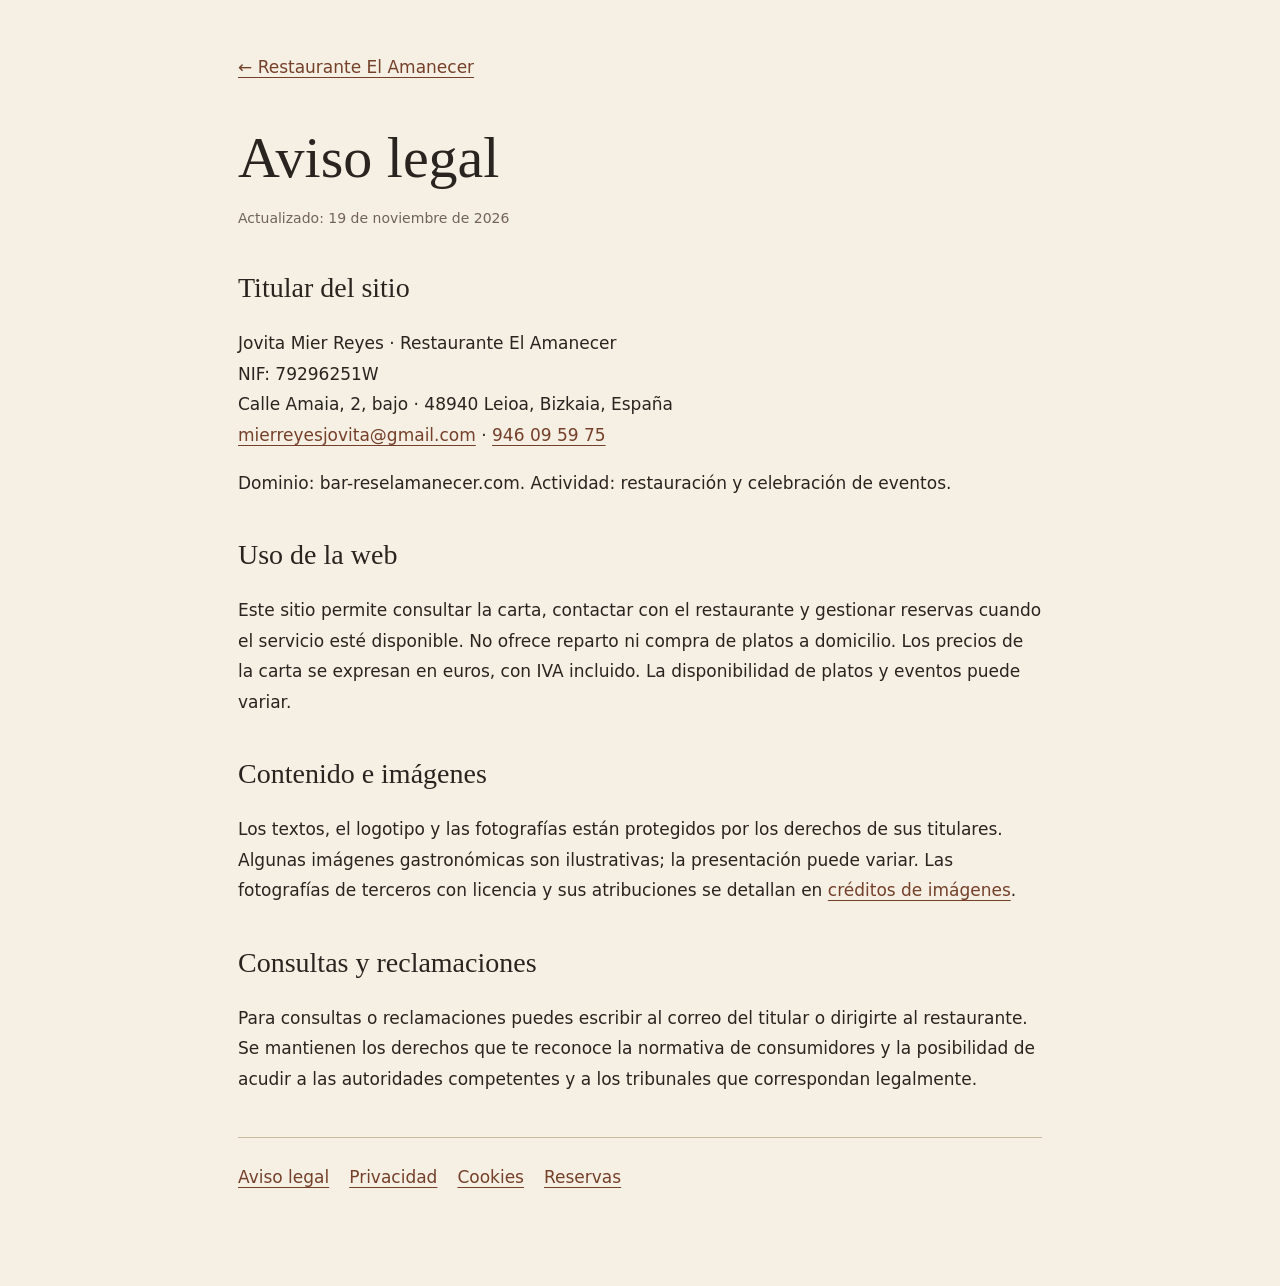
<file: aviso-legal.html>
<!doctype html><html lang="es"><head><meta charset="utf-8"><meta name="viewport" content="width=device-width,initial-scale=1"><meta name="referrer" content="strict-origin-when-cross-origin"><title>Aviso legal · Restaurante El Amanecer</title><link rel="stylesheet" href="legal.css"></head><body><main><a href="index.html">← Restaurante El Amanecer</a><h1>Aviso legal</h1><p class="updated">Actualizado: 19 de noviembre de 2026</p><h2>Titular del sitio</h2><p>Jovita Mier Reyes · Restaurante El Amanecer<br>NIF: 79296251W<br>Calle Amaia, 2, bajo · 48940 Leioa, Bizkaia, España<br><a href="mailto:mierreyesjovita@gmail.com">mierreyesjovita@gmail.com</a> · <a href="tel:+34946095975">946 09 59 75</a></p><p>Dominio: bar-reselamanecer.com. Actividad: restauración y celebración de eventos.</p><h2>Uso de la web</h2><p>Este sitio permite consultar la carta, contactar con el restaurante y gestionar reservas cuando el servicio esté disponible. No ofrece reparto ni compra de platos a domicilio. Los precios de la carta se expresan en euros, con IVA incluido. La disponibilidad de platos y eventos puede variar.</p><h2>Contenido e imágenes</h2><p>Los textos, el logotipo y las fotografías están protegidos por los derechos de sus titulares. Algunas imágenes gastronómicas son ilustrativas; la presentación puede variar. Las fotografías de terceros con licencia y sus atribuciones se detallan en <a href="creditos.html">créditos de imágenes</a>.</p><h2>Consultas y reclamaciones</h2><p>Para consultas o reclamaciones puedes escribir al correo del titular o dirigirte al restaurante. Se mantienen los derechos que te reconoce la normativa de consumidores y la posibilidad de acudir a las autoridades competentes y a los tribunales que correspondan legalmente.</p><nav aria-label="Información legal"><a href="aviso-legal.html">Aviso legal</a><a href="privacidad.html">Privacidad</a><a href="cookies.html">Cookies</a><a href="condiciones-reserva.html">Reservas</a></nav></main></body></html>
</file>
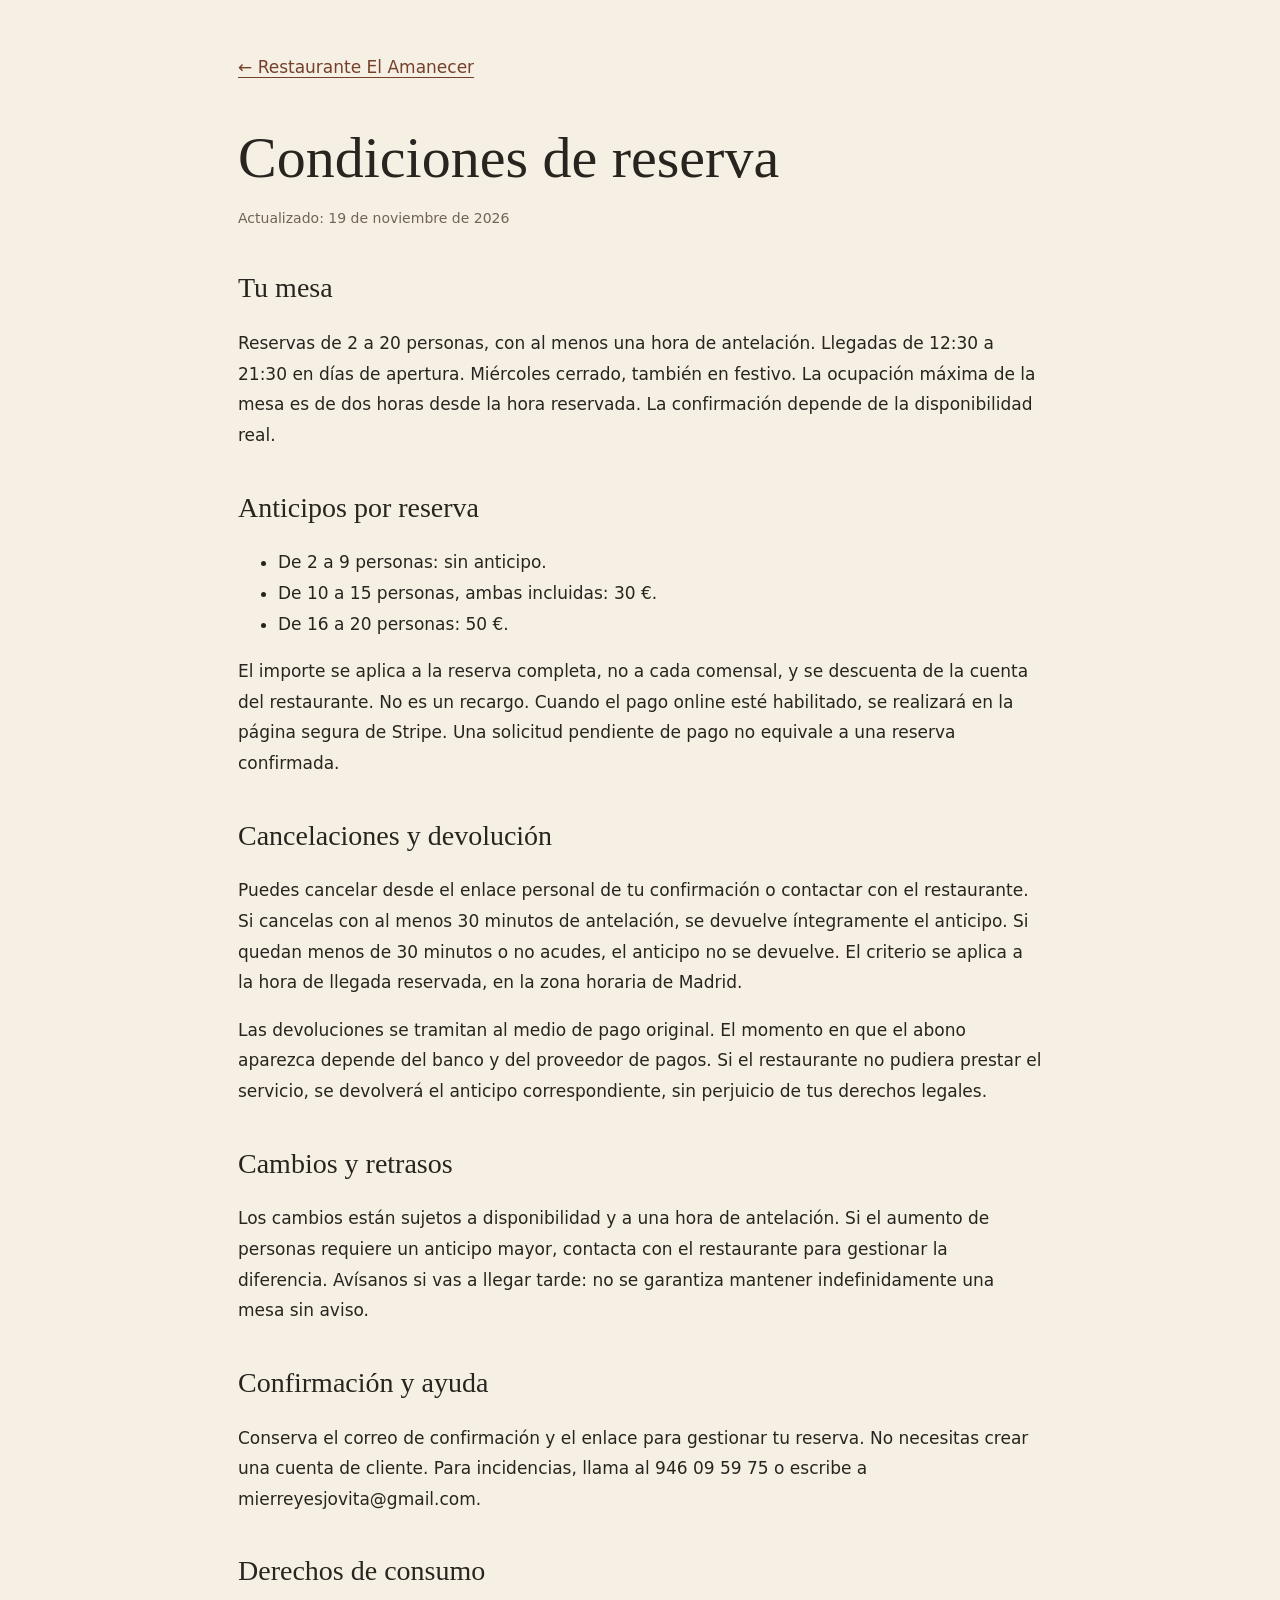
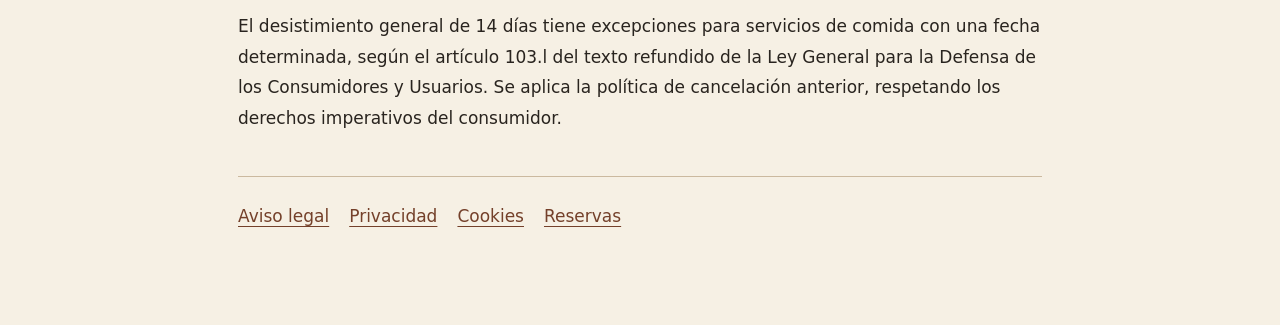
<file: condiciones-reserva.html>
<!doctype html><html lang="es"><head><meta charset="utf-8"><meta name="viewport" content="width=device-width,initial-scale=1"><meta name="referrer" content="strict-origin-when-cross-origin"><title>Condiciones de reserva · Restaurante El Amanecer</title><link rel="stylesheet" href="legal.css"></head><body><main><a href="index.html">← Restaurante El Amanecer</a><h1>Condiciones de reserva</h1><p class="updated">Actualizado: 19 de noviembre de 2026</p><h2>Tu mesa</h2><p>Reservas de 2 a 20 personas, con al menos una hora de antelación. Llegadas de 12:30 a 21:30 en días de apertura. Miércoles cerrado, también en festivo. La ocupación máxima de la mesa es de dos horas desde la hora reservada. La confirmación depende de la disponibilidad real.</p><h2>Anticipos por reserva</h2><ul><li>De 2 a 9 personas: sin anticipo.</li><li>De 10 a 15 personas, ambas incluidas: 30 €.</li><li>De 16 a 20 personas: 50 €.</li></ul><p>El importe se aplica a la reserva completa, no a cada comensal, y se descuenta de la cuenta del restaurante. No es un recargo. Cuando el pago online esté habilitado, se realizará en la página segura de Stripe. Una solicitud pendiente de pago no equivale a una reserva confirmada.</p><h2>Cancelaciones y devolución</h2><p>Puedes cancelar desde el enlace personal de tu confirmación o contactar con el restaurante. Si cancelas con al menos 30 minutos de antelación, se devuelve íntegramente el anticipo. Si quedan menos de 30 minutos o no acudes, el anticipo no se devuelve. El criterio se aplica a la hora de llegada reservada, en la zona horaria de Madrid.</p><p>Las devoluciones se tramitan al medio de pago original. El momento en que el abono aparezca depende del banco y del proveedor de pagos. Si el restaurante no pudiera prestar el servicio, se devolverá el anticipo correspondiente, sin perjuicio de tus derechos legales.</p><h2>Cambios y retrasos</h2><p>Los cambios están sujetos a disponibilidad y a una hora de antelación. Si el aumento de personas requiere un anticipo mayor, contacta con el restaurante para gestionar la diferencia. Avísanos si vas a llegar tarde: no se garantiza mantener indefinidamente una mesa sin aviso.</p><h2>Confirmación y ayuda</h2><p>Conserva el correo de confirmación y el enlace para gestionar tu reserva. No necesitas crear una cuenta de cliente. Para incidencias, llama al 946 09 59 75 o escribe a mierreyesjovita@gmail.com.</p><h2>Derechos de consumo</h2><p>El desistimiento general de 14 días tiene excepciones para servicios de comida con una fecha determinada, según el artículo 103.l del texto refundido de la Ley General para la Defensa de los Consumidores y Usuarios. Se aplica la política de cancelación anterior, respetando los derechos imperativos del consumidor.</p><nav aria-label="Información legal"><a href="aviso-legal.html">Aviso legal</a><a href="privacidad.html">Privacidad</a><a href="cookies.html">Cookies</a><a href="condiciones-reserva.html">Reservas</a></nav></main></body></html>
</file>
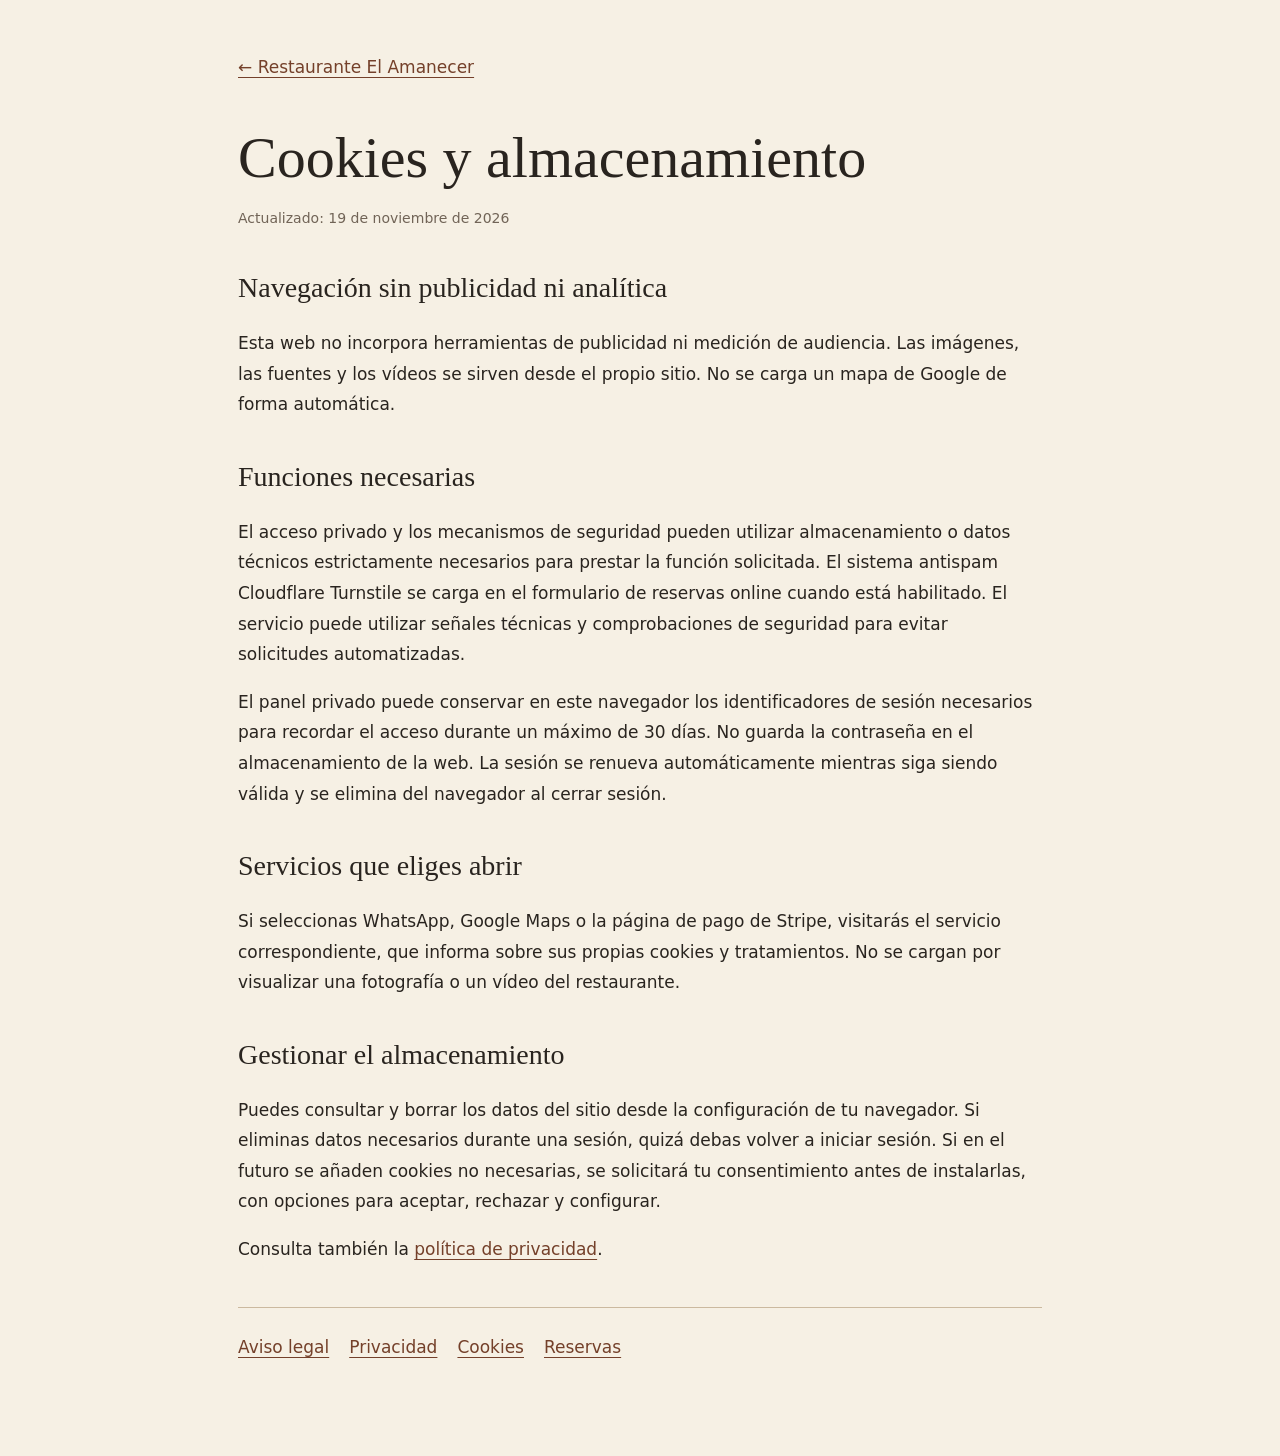
<file: cookies.html>
<!doctype html><html lang="es"><head><meta charset="utf-8"><meta name="viewport" content="width=device-width,initial-scale=1"><meta name="referrer" content="strict-origin-when-cross-origin"><title>Cookies y almacenamiento · Restaurante El Amanecer</title><link rel="stylesheet" href="legal.css"></head><body><main><a href="index.html">← Restaurante El Amanecer</a><h1>Cookies y almacenamiento</h1><p class="updated">Actualizado: 19 de noviembre de 2026</p><h2>Navegación sin publicidad ni analítica</h2><p>Esta web no incorpora herramientas de publicidad ni medición de audiencia. Las imágenes, las fuentes y los vídeos se sirven desde el propio sitio. No se carga un mapa de Google de forma automática.</p><h2>Funciones necesarias</h2><p>El acceso privado y los mecanismos de seguridad pueden utilizar almacenamiento o datos técnicos estrictamente necesarios para prestar la función solicitada. El sistema antispam Cloudflare Turnstile se carga en el formulario de reservas online cuando está habilitado. El servicio puede utilizar señales técnicas y comprobaciones de seguridad para evitar solicitudes automatizadas.</p><p>El panel privado puede conservar en este navegador los identificadores de sesión necesarios para recordar el acceso durante un máximo de 30 días. No guarda la contraseña en el almacenamiento de la web. La sesión se renueva automáticamente mientras siga siendo válida y se elimina del navegador al cerrar sesión.</p><h2>Servicios que eliges abrir</h2><p>Si seleccionas WhatsApp, Google Maps o la página de pago de Stripe, visitarás el servicio correspondiente, que informa sobre sus propias cookies y tratamientos. No se cargan por visualizar una fotografía o un vídeo del restaurante.</p><h2>Gestionar el almacenamiento</h2><p>Puedes consultar y borrar los datos del sitio desde la configuración de tu navegador. Si eliminas datos necesarios durante una sesión, quizá debas volver a iniciar sesión. Si en el futuro se añaden cookies no necesarias, se solicitará tu consentimiento antes de instalarlas, con opciones para aceptar, rechazar y configurar.</p><p>Consulta también la <a href="privacidad.html">política de privacidad</a>.</p><nav aria-label="Información legal"><a href="aviso-legal.html">Aviso legal</a><a href="privacidad.html">Privacidad</a><a href="cookies.html">Cookies</a><a href="condiciones-reserva.html">Reservas</a></nav></main></body></html>
</file>
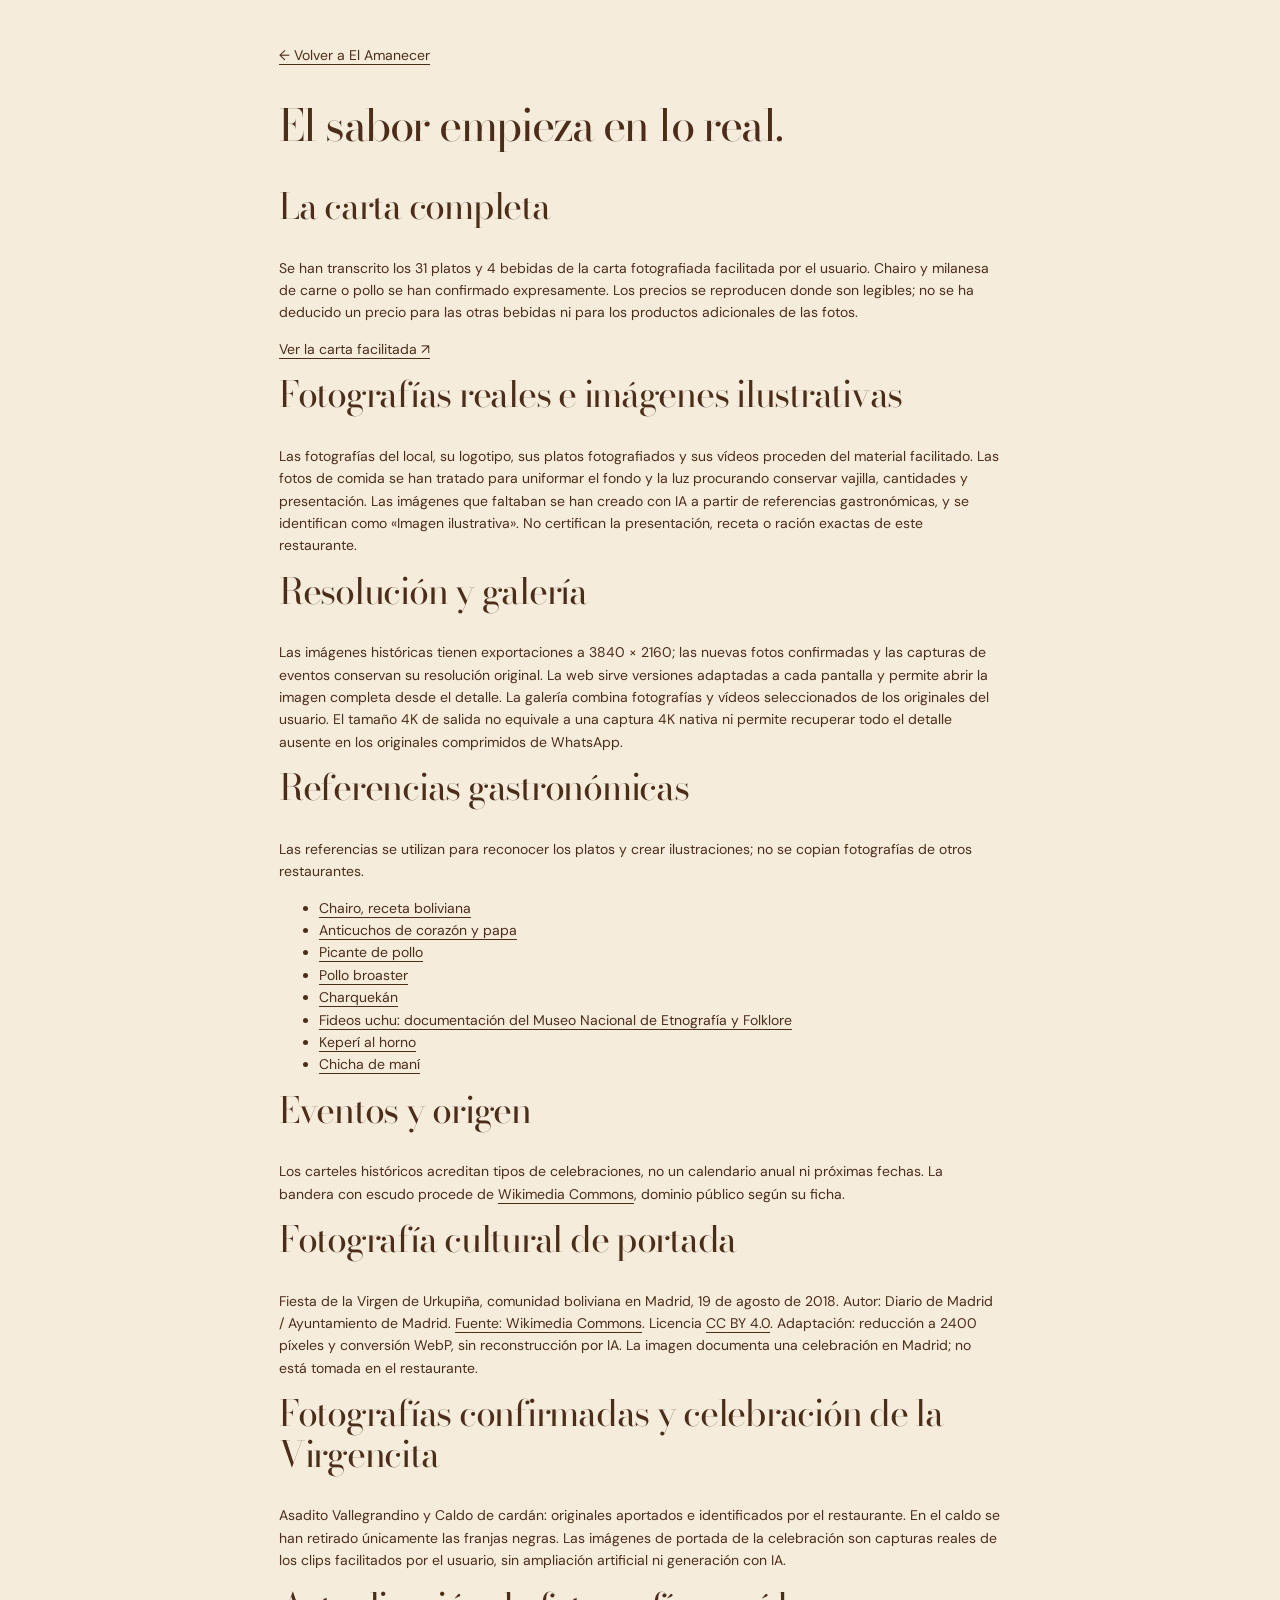
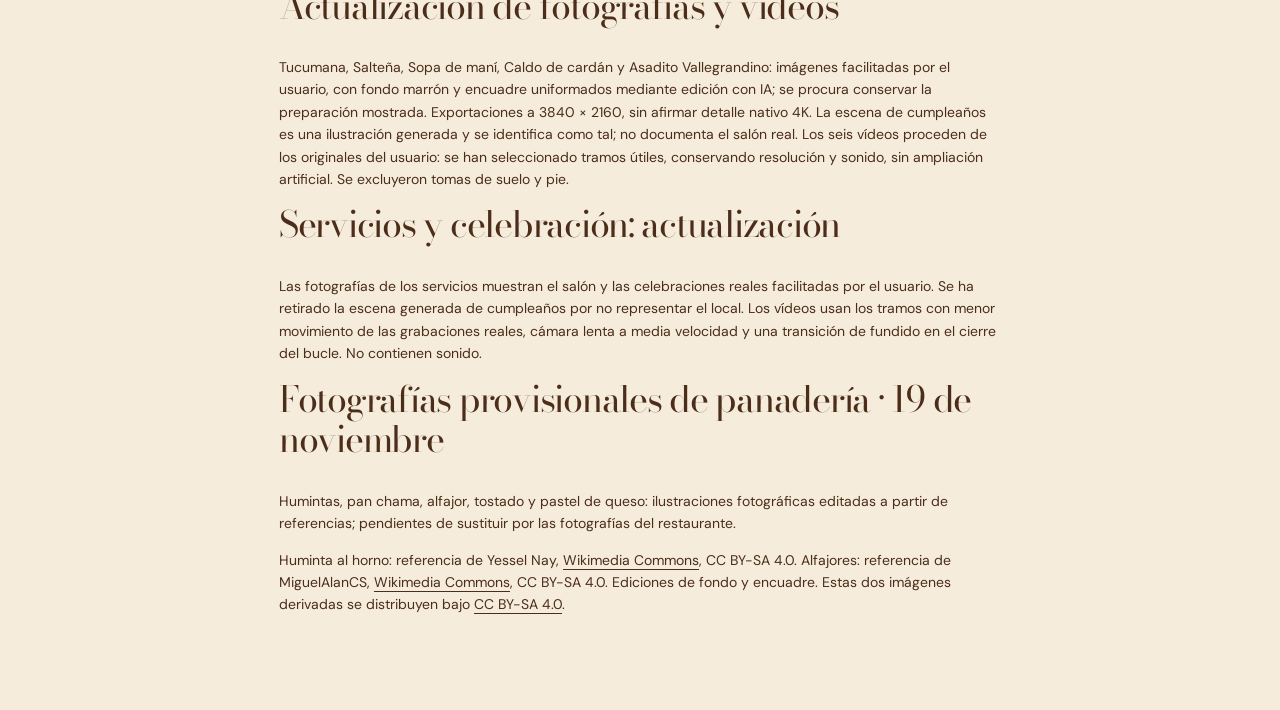
<file: creditos.html>
<!doctype html><html lang="es"><head><meta charset="utf-8"><meta name="viewport" content="width=device-width,initial-scale=1"><title>Fotografías y carta · El Amanecer</title><link rel="stylesheet" href="editor.css"><link rel="stylesheet" href="editor-amanecer.css"></head><body><main style="margin:auto;max-width:850px"><a href="index.html">← Volver a El Amanecer</a><h1 style="margin-block:35px">El sabor empieza en lo real.</h1><h2>La carta completa</h2><p>Se han transcrito los 31 platos y 4 bebidas de la carta fotografiada facilitada por el usuario. Chairo y milanesa de carne o pollo se han confirmado expresamente. Los precios se reproducen donde son legibles; no se ha deducido un precio para las otras bebidas ni para los productos adicionales de las fotos.</p><p><a href="media/carta-original-1.jpg" target="_blank" rel="noopener">Ver la carta facilitada ↗</a></p><h2>Fotografías reales e imágenes ilustrativas</h2><p>Las fotografías del local, su logotipo, sus platos fotografiados y sus vídeos proceden del material facilitado. Las fotos de comida se han tratado para uniformar el fondo y la luz procurando conservar vajilla, cantidades y presentación. Las imágenes que faltaban se han creado con IA a partir de referencias gastronómicas, y se identifican como «Imagen ilustrativa». No certifican la presentación, receta o ración exactas de este restaurante.</p><h2>Resolución y galería</h2><p>Las imágenes históricas tienen exportaciones a 3840 × 2160; las nuevas fotos confirmadas y las capturas de eventos conservan su resolución original. La web sirve versiones adaptadas a cada pantalla y permite abrir la imagen completa desde el detalle. La galería combina fotografías y vídeos seleccionados de los originales del usuario. El tamaño 4K de salida no equivale a una captura 4K nativa ni permite recuperar todo el detalle ausente en los originales comprimidos de WhatsApp.</p><h2>Referencias gastronómicas</h2><p>Las referencias se utilizan para reconocer los platos y crear ilustraciones; no se copian fotografías de otros restaurantes.</p><ul><li><a href="https://www.recetas.com.bo/content/chairo" target="_blank" rel="noopener">Chairo, receta boliviana</a></li><li><a href="https://www.recetas.com.bo/content/anticucho" target="_blank" rel="noopener">Anticuchos de corazón y papa</a></li><li><a href="https://www.reduno.com.bo/programa/picante-de-pollo-2022920105652" target="_blank" rel="noopener">Picante de pollo</a></li><li><a href="https://www.reduno.com.bo/nota/2018-11-22-21-0-0-pollo-a-la-broaster" target="_blank" rel="noopener">Pollo broaster</a></li><li><a href="https://www.recetas.com.bo/content/charquek%C3%A1n" target="_blank" rel="noopener">Charquekán</a></li><li><a href="https://www.musef.gob.bo/pdf/catalogos/menores/2025_El_uchu_en_padilla.pdf" target="_blank" rel="noopener">Fideos uchu: documentación del Museo Nacional de Etnografía y Folklore</a></li><li><a href="https://www.reduno.com.bo/programa/keperi-al-horno-202139133222" target="_blank" rel="noopener">Keperí al horno</a></li><li><a href="https://www.reduno.com.bo/nota/2018-8-9-0-0-0-chicha-de-mani" target="_blank" rel="noopener">Chicha de maní</a></li></ul><h2>Eventos y origen</h2><p>Los carteles históricos acreditan tipos de celebraciones, no un calendario anual ni próximas fechas. La bandera con escudo procede de <a href="https://commons.wikimedia.org/wiki/File:Flag_of_Bolivia_(state).svg">Wikimedia Commons</a>, dominio público según su ficha.</p><section id="urkupina"><h2>Fotografía cultural de portada</h2><p>Fiesta de la Virgen de Urkupiña, comunidad boliviana en Madrid, 19 de agosto de 2018. Autor: Diario de Madrid / Ayuntamiento de Madrid. <a href="https://commons.wikimedia.org/wiki/File:La_colectividad_boliviana_en_Espa%C3%B1a_celebra_su_fiesta_en_honor_a_la_Virgen_de_Urkupi%C3%B1a_01.jpg">Fuente: Wikimedia Commons</a>. Licencia <a href="https://creativecommons.org/licenses/by/4.0/">CC BY 4.0</a>. Adaptación: reducción a 2400 píxeles y conversión WebP, sin reconstrucción por IA. La imagen documenta una celebración en Madrid; no está tomada en el restaurante.</p><h2>Fotografías confirmadas y celebración de la Virgencita</h2><p>Asadito Vallegrandino y Caldo de cardán: originales aportados e identificados por el restaurante. En el caldo se han retirado únicamente las franjas negras. Las imágenes de portada de la celebración son capturas reales de los clips facilitados por el usuario, sin ampliación artificial ni generación con IA.</p></section><section><h2>Actualización de fotografías y vídeos</h2><p>Tucumana, Salteña, Sopa de maní, Caldo de cardán y Asadito Vallegrandino: imágenes facilitadas por el usuario, con fondo marrón y encuadre uniformados mediante edición con IA; se procura conservar la preparación mostrada. Exportaciones a 3840 × 2160, sin afirmar detalle nativo 4K. La escena de cumpleaños es una ilustración generada y se identifica como tal; no documenta el salón real. Los seis vídeos proceden de los originales del usuario: se han seleccionado tramos útiles, conservando resolución y sonido, sin ampliación artificial. Se excluyeron tomas de suelo y pie.</p></section><section><h2>Servicios y celebración: actualización</h2><p>Las fotografías de los servicios muestran el salón y las celebraciones reales facilitadas por el usuario. Se ha retirado la escena generada de cumpleaños por no representar el local. Los vídeos usan los tramos con menor movimiento de las grabaciones reales, cámara lenta a media velocidad y una transición de fundido en el cierre del bucle. No contienen sonido.</p></section><section><h2>Fotografías provisionales de panadería · 19 de noviembre</h2><p>Humintas, pan chama, alfajor, tostado y pastel de queso: ilustraciones fotográficas editadas a partir de referencias; pendientes de sustituir por las fotografías del restaurante.</p><p>Huminta al horno: referencia de Yessel Nay, <a href="https://commons.wikimedia.org/wiki/File:Huminta_al_horno.jpg">Wikimedia Commons</a>, CC BY-SA 4.0. Alfajores: referencia de MiguelAlanCS, <a href="https://commons.wikimedia.org/wiki/File:Alfajores_bolivianos.jpg">Wikimedia Commons</a>, CC BY-SA 4.0. Ediciones de fondo y encuadre. Estas dos imágenes derivadas se distribuyen bajo <a href="https://creativecommons.org/licenses/by-sa/4.0/">CC BY-SA 4.0</a>.</p></section></main></body></html>
</file>
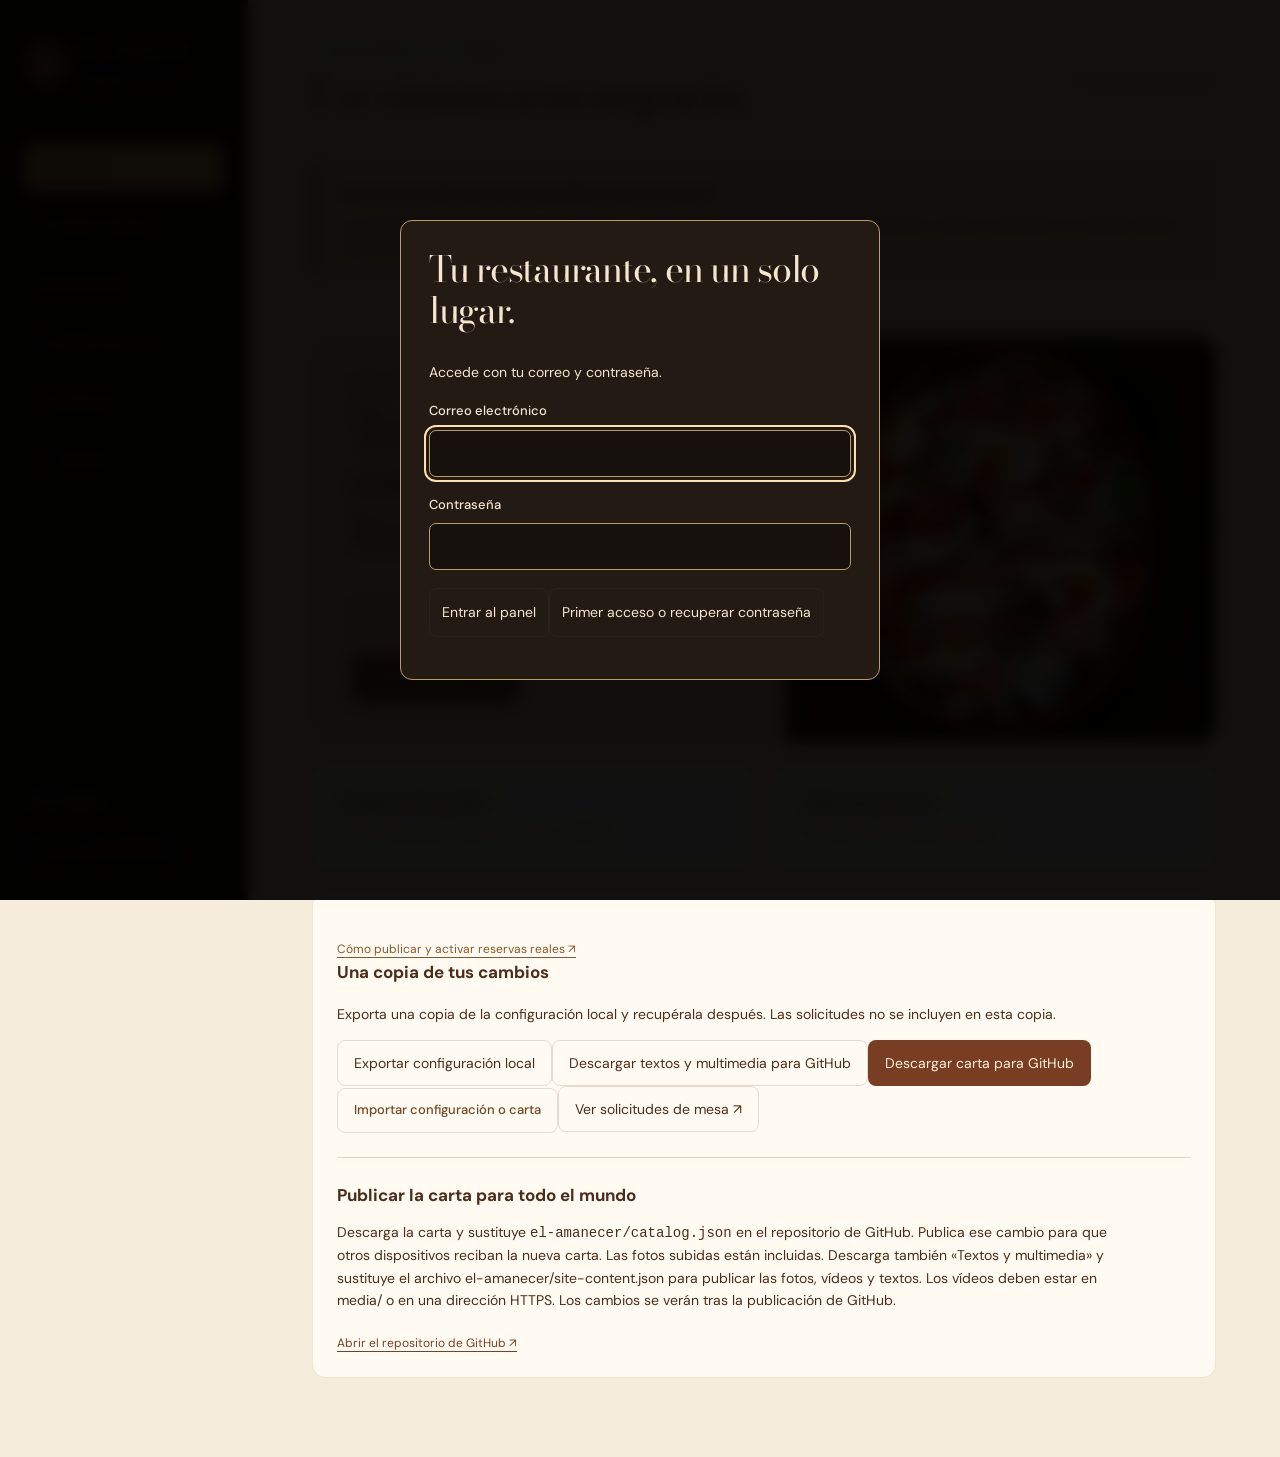
<file: editor.html>
<!doctype html><html lang="es"><head><meta http-equiv="Content-Security-Policy" content="default-src 'self'; script-src 'self' https://challenges.cloudflare.com; style-src 'self'; img-src 'self' data: https:; media-src 'self' https:; font-src 'self'; connect-src 'self' https://*.supabase.co https://challenges.cloudflare.com; frame-src https://maps.google.com https://www.google.com https://challenges.cloudflare.com; object-src 'none'; base-uri 'self'; form-action 'self'"><meta charset="utf-8"><meta name="viewport" content="width=device-width,initial-scale=1"><meta name="robots" content="noindex"><title>Administración · El Amanecer</title><link rel="stylesheet" href="editor.css"><link rel="stylesheet" href="editor-amanecer.css?v=clean7"><link rel="stylesheet" href="connection.css?v=connected15"><link rel="stylesheet" href="daily-menu.css?v=menu19"></head><body>
<aside class="sidebar"><a class="identity" href="index.html"><img class="identity-logo" src="images/logo-amanecer.jpeg" width="44" height="44" alt="Logo de El Amanecer"><b>El Amanecer<small>COCINA BOLIVIANA · GESTIÓN</small></b></a><nav aria-label="Panel de administración"><button data-tab="overview" aria-current="page">◈ Resumen</button><button data-tab="menu">☷ Carta y platos</button><button data-tab="daily">Menú del día</button><button data-tab="content">✎ Editar la web</button><button data-tab="bookings">◷ Reservas</button><button data-tab="customers">♧ Clientes</button></nav><a class="view-site" href="index.html" target="_blank" rel="noopener">Ver mi web ↗</a><p>Demo local · este navegador<br>Usa únicamente datos ficticios.</p></aside>
<main><header><div><p class="eyebrow">TU RESTAURANTE, A TU MANERA</p><h1 id="page-title">Un vistazo a tu negocio.</h1></div><span class="saved" id="save-state" role="status">● Configuración del panel</span></header><aside class="local-demo-notice"><strong>Acceso de administración pendiente de activación</strong><p>La conexión privada permitirá publicar cambios y consultar las reservas desde cualquier dispositivo. Hasta su activación, los cambios de este editor se conservan únicamente en este navegador.</p></aside>
<section id="overview" class="panel"><div class="stats" id="stats"></div><div class="welcome"><div><p class="eyebrow">BIENVENIDO A AMANECER</p><h2>Tu carta y tu contenido.<br>En un mismo lugar.</h2><p>Actualiza la carta, cambia una fotografía o prepara las mesas de hoy desde un mismo lugar.</p><button class="primary" data-go="menu">Gestionar mi carta ↗</button></div><img src="images/pique-macho.webp" alt="Pique macho de El Amanecer"></div><div class="quick"><button data-go="content"><b>El aspecto de tu web ↗</b><span>Textos, fotografías, vídeos, dirección y teléfono.</span></button><button data-go="bookings"><b>Cada mesa cuenta ↗</b><span>Consulta las solicitudes de mesa.</span></button></div><div class="backup"><a href="entrega.html">Cómo publicar y activar reservas reales ↗</a><h3>Una copia de tus cambios</h3><p>Exporta una copia de la configuración local y recupérala después. Las solicitudes no se incluyen en esta copia.</p><button id="export">Exportar configuración local</button><button id="export-content">Descargar textos y multimedia para GitHub</button><button id="export-catalog">Descargar carta para GitHub</button><label class="file-button">Importar configuración o carta<input type="file" id="import" accept="application/json"></label><button type="button" data-go="bookings">Ver solicitudes de mesa ↗</button><div class="publish-instructions"><h3>Publicar la carta para todo el mundo</h3><p>Descarga la carta y sustituye <code>el-amanecer/catalog.json</code> en el repositorio de GitHub. Publica ese cambio para que otros dispositivos reciban la nueva carta. Las fotos subidas están incluidas. Descarga también «Textos y multimedia» y sustituye el archivo el-amanecer/site-content.json para publicar las fotos, vídeos y textos. Los vídeos deben estar en media/ o en una dirección HTTPS. Los cambios se verán tras la publicación de GitHub.</p><a href="https://github.com/vasquezfabricio49-cmyk/bar-reselamanecer-web" target="_blank" rel="noopener">Abrir el repositorio de GitHub ↗</a></div></div></section>
<section id="menu" class="panel" hidden><div class="toolbar"><label class="search">Buscar plato<input type="search" id="menu-search" placeholder="Nombre, categoría…"></label><select id="menu-status" aria-label="Filtrar por disponibilidad"><option value="all">Todos los platos</option><option value="on">Solo visibles</option><option value="off">Desactivados</option></select><button class="primary" id="add-dish">+ Añadir plato</button></div><p class="hint">Apaga el interruptor para retirar un plato temporalmente. Sus datos y su foto se conservan.</p><div class="menu-list" id="menu-list"></div><p id="menu-empty" hidden>No hay platos con ese filtro.</p></section>
<section id="daily" class="panel" hidden><form id="daily-form" class="surface"><h2>Menú del día</h2><p>Selecciona lo que se ofrece hoy. Esta selección no quita platos de la carta completa.</p><label><input name="enabled" type="checkbox"> Mostrar el menú del día en la web</label><label>Título<input name="title" maxlength="100" value="Menú del día"></label><label>Fecha (opcional; si se indica solo se muestra ese día)<input name="date" type="date"></label><label>Descripción e inclusiones<textarea name="description" maxlength="1500" rows="3"></textarea></label><label>Precio del menú completo (€; opcional)<input name="price" type="number" min="0" max="1000" step="0.01"></label><label>Buscar en la carta<input id="daily-search" type="search" placeholder="Nombre o categoría"></label><div id="daily-choices" class="daily-choices"></div><button class="primary" type="submit">Guardar menú del día</button><p id="daily-save" role="status"></p></form></section><section id="content" class="panel" hidden><div class="section-heading"><h2>Haz que se sienta tuyo.</h2><p>Cambia el contenido y abre la web en este navegador para ver el resultado. No cambia la versión publicada para otros visitantes.</p></div><form id="content-form"><div class="fields" id="content-fields"></div><div class="surface"><h3>Fotografía de «Las raíces»</h3><img id="roots-preview" class="roots-preview" src="images/picante-mixto.webp" alt="Fotografía actual de raíces"><label class="file-button">Cambiar fotografía<input id="roots-upload" type="file" accept="image/png,image/jpeg,image/webp"></label><p class="hint">JPG, PNG o WebP, hasta 8 MB. Se optimiza al guardarla.</p><label>Teléfono del restaurante<input name="phone" type="tel" pattern="[+0-9 ()-]{7,24}" value="946 09 59 75"></label></div><button class="primary" type="submit">Guardar cambios de la web</button></form></section>
<section id="bookings" class="panel" hidden><div class="section-heading"><h2>Una mesa para cada encuentro.</h2><p>Pruebas del formulario guardadas solo en este navegador. Los estados son locales y no confirman una reserva con el restaurante. No se envían avisos automáticos.</p></div><a class="primary file-button" href="index.html#reservas" target="_blank" rel="noopener">Crear una solicitud desde la web ↗</a><div class="record-list" id="booking-list"></div></section>
<section id="customers" class="panel" hidden><div class="section-heading"><h2>Los que siempre vuelven.</h2><p>Contactos de las reservas, agrupados por teléfono.</p></div><div class="record-list" id="customer-list"></div></section>
</main>
<dialog id="dish-editor"><form id="dish-form"><div class="dialog-head"><h2 id="dish-editor-title">Editar plato</h2><button class="close" type="button" data-close="dish-editor" aria-label="Cerrar editor">×</button></div><input type="hidden" name="id"><div class="dish-editor-grid"><div><img id="dish-preview" src="images/pique-macho.webp" alt="Vista previa del plato"><label class="file-button">Subir fotografía<input id="dish-upload" type="file" accept="image/png,image/jpeg,image/webp"></label><p class="hint">Hasta 8 MB. Guarda el plato para aplicar la fotografía.</p></div><div><label>Nombre del plato<input name="name" required maxlength="100"></label><div class="pair"><label>Precio (€), si está confirmado<input name="price" type="number" min="0" max="10000" step="0.01" placeholder="Consultar"></label><label>Categoría<input name="category" list="categories" maxlength="80" required></label></div><label>Precio de la jarra (€; solo bebidas)<input name="pitcherPrice" type="number" min="0" max="1000" step="0.01" placeholder="Sin jarra"></label><datalist id="categories"></datalist><label>Descripción<textarea name="description" maxlength="1000" required rows="4"></textarea></label><label class="check"><input type="checkbox" name="active" checked> Visible en la carta</label><label class="check"><input type="checkbox" name="featured"> Destacar este plato</label></div></div><div class="dialog-actions"><button type="button" data-close="dish-editor">Cancelar</button><button type="submit" class="primary">Guardar plato</button></div></form></dialog>
<dialog id="confirm-delete"><div class="dialog-head"><h2>¿Borrar este plato?</h2><button class="close" data-close="confirm-delete" aria-label="Cerrar confirmación">×</button></div><p id="delete-name"></p><p>También puedes apagarlo para conservar su información.</p><div class="dialog-actions"><button data-close="confirm-delete">Conservar</button><button class="danger" id="delete-confirm">Borrar plato</button></div></dialog>

<div id="editor-toast" role="status"></div><script src="backend.js?v=session20"></script><script src="cms.js?v=launch20"></script><script src="media-editor.js?v=launch20"></script><script src="editor.js?v=launch20"></script><script src="reservations-panel.js?v=launch20"></script><script src="daily-menu-editor.js?v=launch20"></script></body></html>
</file>
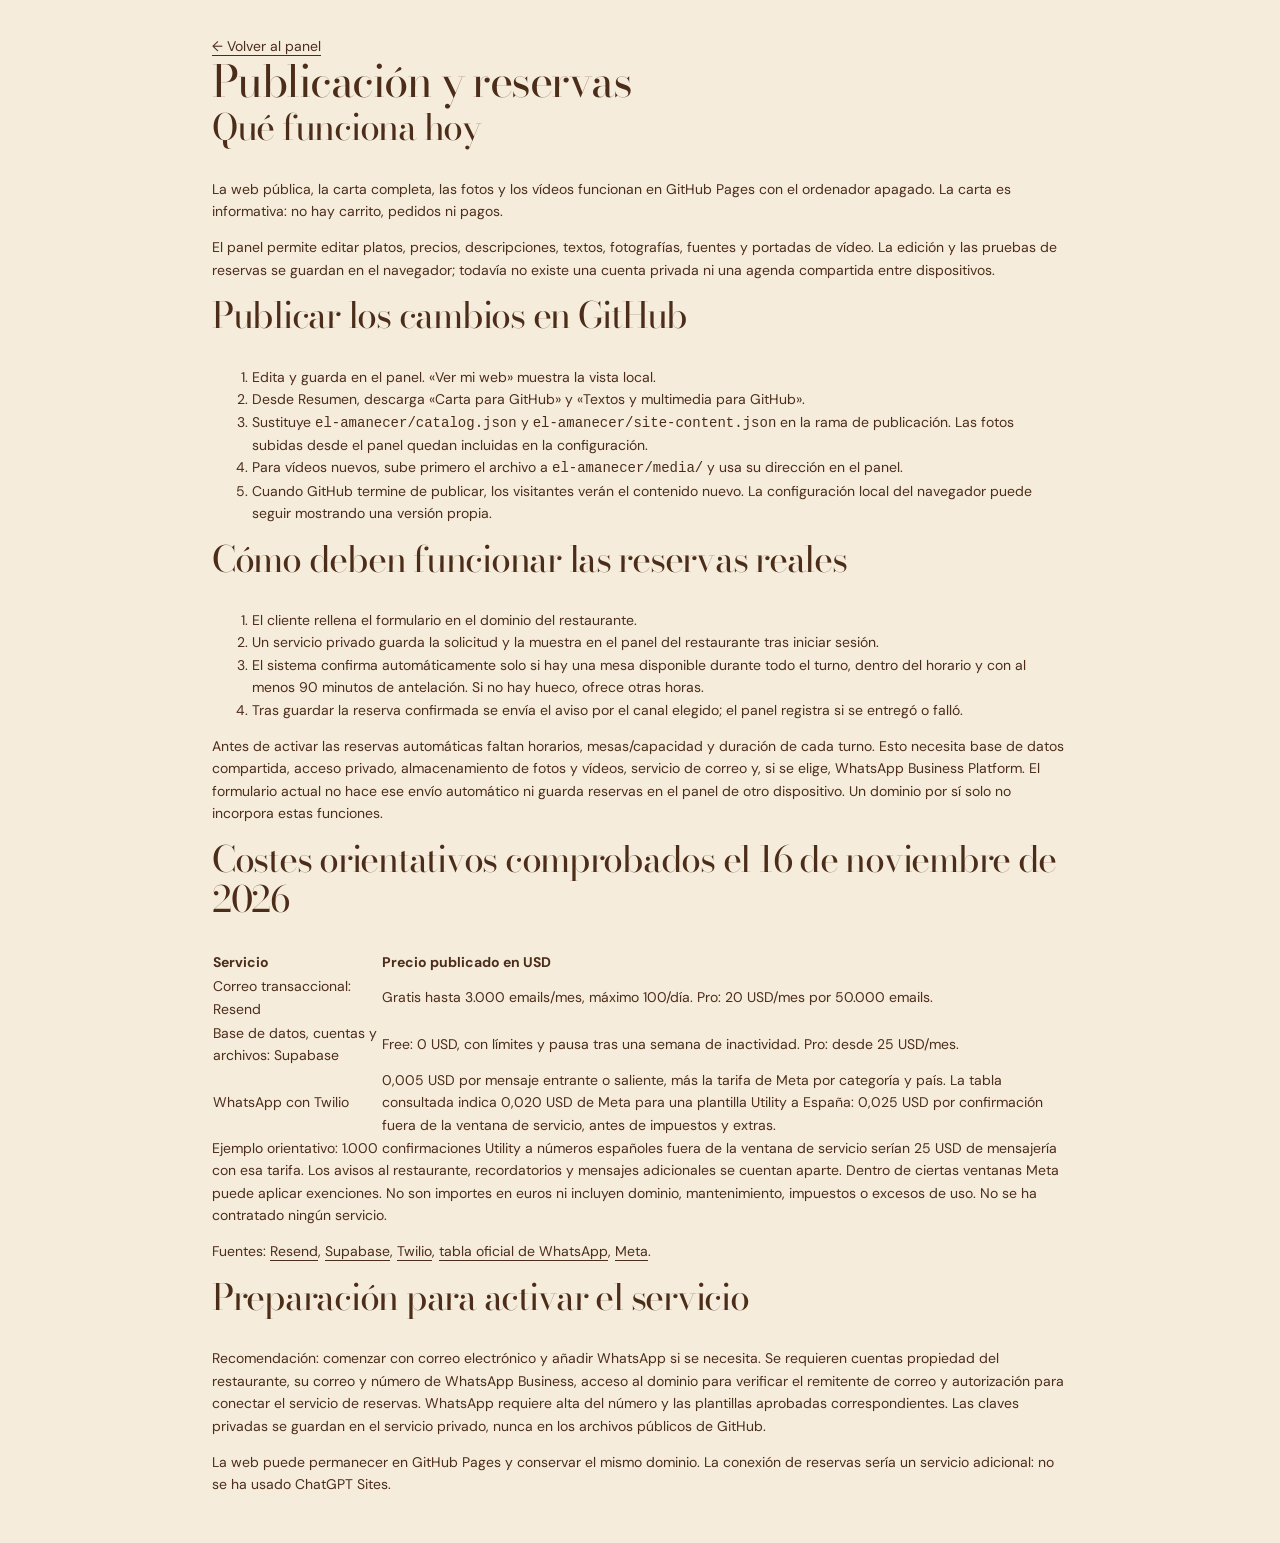
<file: entrega.html>
<!doctype html><html lang="es"><head><meta charset="utf-8"><meta name="viewport" content="width=device-width,initial-scale=1"><meta name="robots" content="noindex"><title>Publicación y reservas · El Amanecer</title><link rel="stylesheet" href="editor.css"><link rel="stylesheet" href="editor-amanecer.css"></head><body><main style="max-width:900px;margin:auto;padding:35px 22px"><a href="editor.html">← Volver al panel</a><h1>Publicación y reservas</h1><h2>Qué funciona hoy</h2><p>La web pública, la carta completa, las fotos y los vídeos funcionan en GitHub Pages con el ordenador apagado. La carta es informativa: no hay carrito, pedidos ni pagos.</p><p>El panel permite editar platos, precios, descripciones, textos, fotografías, fuentes y portadas de vídeo. La edición y las pruebas de reservas se guardan en el navegador; todavía no existe una cuenta privada ni una agenda compartida entre dispositivos.</p><h2>Publicar los cambios en GitHub</h2><ol><li>Edita y guarda en el panel. «Ver mi web» muestra la vista local.</li><li>Desde Resumen, descarga «Carta para GitHub» y «Textos y multimedia para GitHub».</li><li>Sustituye <code>el-amanecer/catalog.json</code> y <code>el-amanecer/site-content.json</code> en la rama de publicación. Las fotos subidas desde el panel quedan incluidas en la configuración.</li><li>Para vídeos nuevos, sube primero el archivo a <code>el-amanecer/media/</code> y usa su dirección en el panel.</li><li>Cuando GitHub termine de publicar, los visitantes verán el contenido nuevo. La configuración local del navegador puede seguir mostrando una versión propia.</li></ol><h2>Cómo deben funcionar las reservas reales</h2><ol><li>El cliente rellena el formulario en el dominio del restaurante.</li><li>Un servicio privado guarda la solicitud y la muestra en el panel del restaurante tras iniciar sesión.</li><li>El sistema confirma automáticamente solo si hay una mesa disponible durante todo el turno, dentro del horario y con al menos 90 minutos de antelación. Si no hay hueco, ofrece otras horas.</li><li>Tras guardar la reserva confirmada se envía el aviso por el canal elegido; el panel registra si se entregó o falló.</li></ol><p>Antes de activar las reservas automáticas faltan horarios, mesas/capacidad y duración de cada turno. Esto necesita base de datos compartida, acceso privado, almacenamiento de fotos y vídeos, servicio de correo y, si se elige, WhatsApp Business Platform. El formulario actual no hace ese envío automático ni guarda reservas en el panel de otro dispositivo. Un dominio por sí solo no incorpora estas funciones.</p><h2>Costes orientativos comprobados el 16 de noviembre de 2026</h2><table style="width:100%;border-collapse:collapse"><thead><tr><th style="text-align:left">Servicio</th><th style="text-align:left">Precio publicado en USD</th></tr></thead><tbody><tr><td>Correo transaccional: Resend</td><td>Gratis hasta 3.000 emails/mes, máximo 100/día. Pro: 20 USD/mes por 50.000 emails.</td></tr><tr><td>Base de datos, cuentas y archivos: Supabase</td><td>Free: 0 USD, con límites y pausa tras una semana de inactividad. Pro: desde 25 USD/mes.</td></tr><tr><td>WhatsApp con Twilio</td><td>0,005 USD por mensaje entrante o saliente, más la tarifa de Meta por categoría y país. La tabla consultada indica 0,020 USD de Meta para una plantilla Utility a España: 0,025 USD por confirmación fuera de la ventana de servicio, antes de impuestos y extras.</td></tr></tbody></table><p>Ejemplo orientativo: 1.000 confirmaciones Utility a números españoles fuera de la ventana de servicio serían 25 USD de mensajería con esa tarifa. Los avisos al restaurante, recordatorios y mensajes adicionales se cuentan aparte. Dentro de ciertas ventanas Meta puede aplicar exenciones. No son importes en euros ni incluyen dominio, mantenimiento, impuestos o excesos de uso. No se ha contratado ningún servicio.</p><p>Fuentes: <a href="https://resend.com/pricing">Resend</a>, <a href="https://supabase.com/pricing">Supabase</a>, <a href="https://www.twilio.com/en-us/whatsapp/pricing">Twilio</a>, <a href="https://www.twilio.com/content/dam/twilio-com/pricing-data/en/WhatsAppPricing-pricing-details.csv">tabla oficial de WhatsApp</a>, <a href="https://developers.facebook.com/documentation/business-messaging/whatsapp/pricing">Meta</a>.</p><h2>Preparación para activar el servicio</h2><p>Recomendación: comenzar con correo electrónico y añadir WhatsApp si se necesita. Se requieren cuentas propiedad del restaurante, su correo y número de WhatsApp Business, acceso al dominio para verificar el remitente de correo y autorización para conectar el servicio de reservas. WhatsApp requiere alta del número y las plantillas aprobadas correspondientes. Las claves privadas se guardan en el servicio privado, nunca en los archivos públicos de GitHub.</p><p>La web puede permanecer en GitHub Pages y conservar el mismo dominio. La conexión de reservas sería un servicio adicional: no se ha usado ChatGPT Sites.</p></main></body></html>
</file>
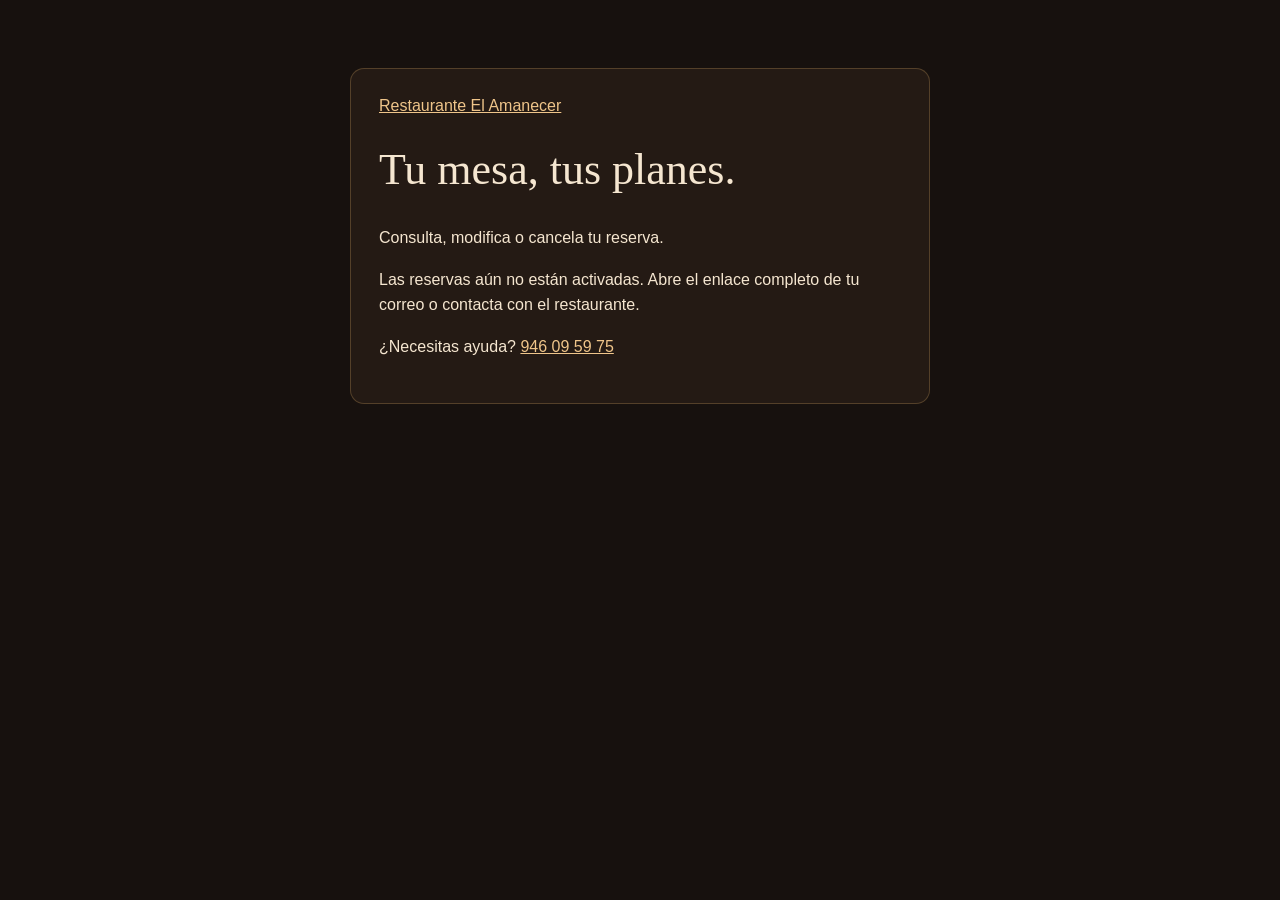
<file: gestionar-reserva.html>
<!doctype html><html lang="es"><head><meta http-equiv="Content-Security-Policy" content="default-src 'self'; script-src 'self' https://challenges.cloudflare.com; style-src 'self'; img-src 'self' data: https:; media-src 'self' https:; font-src 'self'; connect-src 'self' https://*.supabase.co https://challenges.cloudflare.com; frame-src https://maps.google.com https://www.google.com https://challenges.cloudflare.com; object-src 'none'; base-uri 'self'; form-action 'self'"><meta charset="utf-8"><meta name="viewport" content="width=device-width,initial-scale=1"><meta name="robots" content="noindex,nofollow"><meta name="referrer" content="no-referrer"><title>Tu reserva · Restaurante El Amanecer</title><link rel="stylesheet" href="gestion-reserva.css"></head><body><main><a href="index.html">Restaurante El Amanecer</a><h1>Tu mesa, tus planes.</h1><p>Consulta, modifica o cancela tu reserva.</p><p id="manage-status" role="status">Cargando tu reserva…</p><section id="manage-details" hidden><p id="manage-summary"></p><form id="manage-form"><label>Fecha<input type="date" name="date" required></label><label>Hora<input type="time" name="time" required></label><label>Personas<select name="people"><option>2</option><option>3</option><option>4</option><option>5</option><option>6</option><option>7</option><option>8</option><option>9</option><option>10</option><option>11</option><option>12</option><option>13</option><option>14</option><option>15</option><option>16</option><option>17</option><option>18</option><option>19</option><option>20</option></select></label><p>Los cambios dependen de la disponibilidad y de la antelación mínima vigente.</p><button type="submit">Guardar cambio</button></form><button id="manage-cancel" type="button">Cancelar mi reserva</button><p>Cada cambio o cancelación prepara un aviso para ti y para el restaurante.</p></section><p>¿Necesitas ayuda? <a href="tel:+34946095975">946 09 59 75</a></p></main><script src="backend.js?v=cancel20"></script><script src="booking-rules.js?v=cancel20"></script><script src="gestionar-reserva.js?v=cancel20"></script></body></html>
</file>
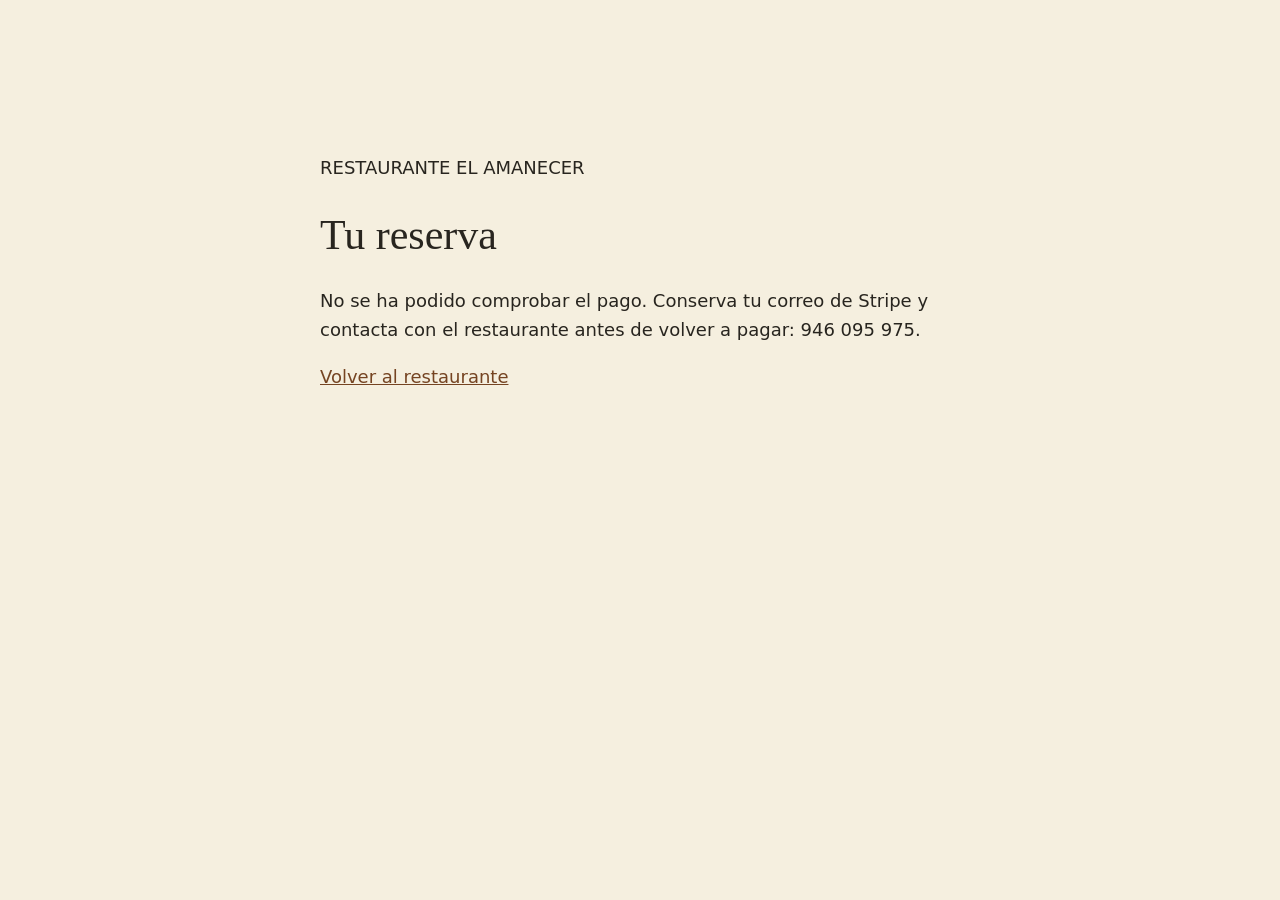
<file: pago-reserva.html>
<!doctype html><html lang="es"><head><meta charset="utf-8"><meta name="viewport" content="width=device-width,initial-scale=1"><meta name="robots" content="noindex,nofollow"><meta name="referrer" content="no-referrer"><title>Tu reserva · Restaurante El Amanecer</title><style>body{margin:0;background:#f5efdf;color:#28251f;font:18px/1.6 system-ui}main{max-width:640px;margin:12vh auto;padding:28px}h1{font:42px Georgia}a{color:#754422}button{padding:12px 20px;border:0;background:#754422;color:white;border-radius:6px;font:inherit}</style></head><body><main><p>RESTAURANTE EL AMANECER</p><h1>Tu reserva</h1><p id="payment-result" role="status">Comprobando el estado del pago…</p><p id="payment-action"></p><p><a href="index.html">Volver al restaurante</a></p></main><script src="backend.js"></script><script src="pago-reserva.js"></script></body></html>
</file>
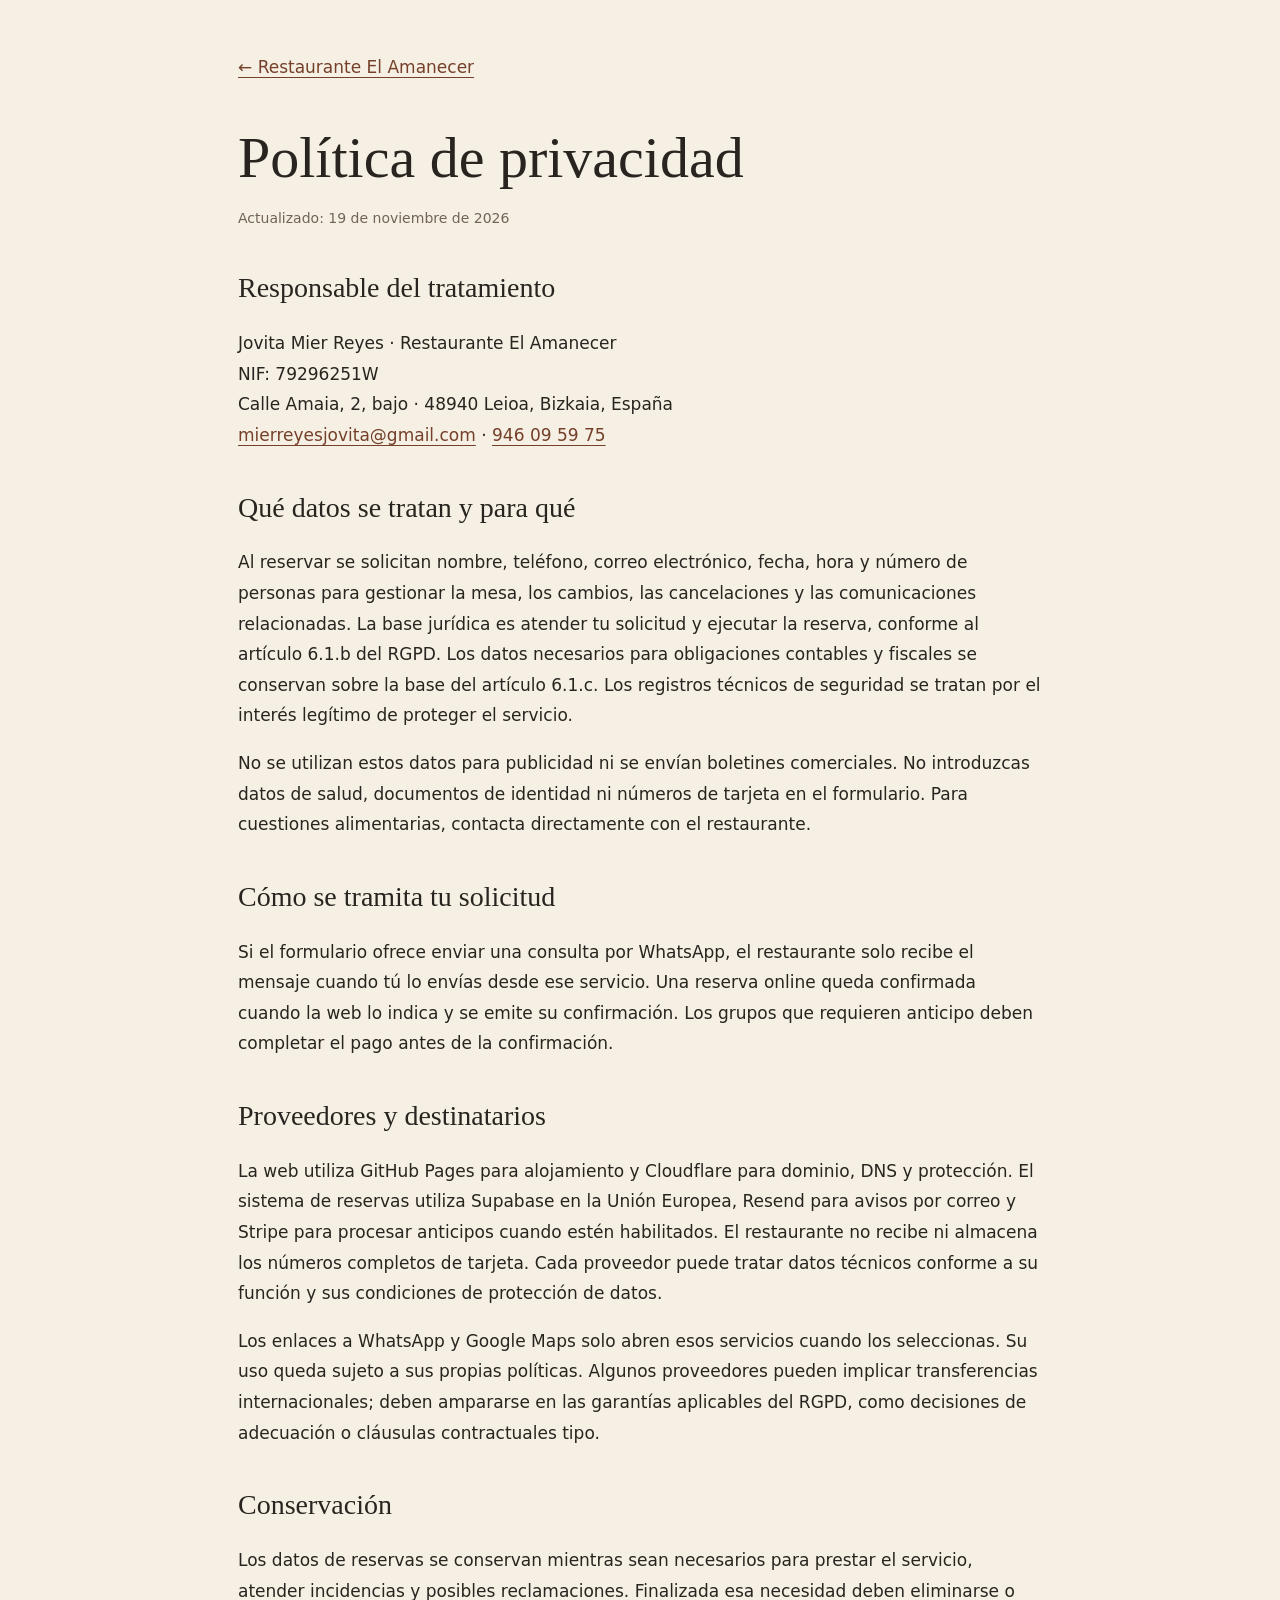
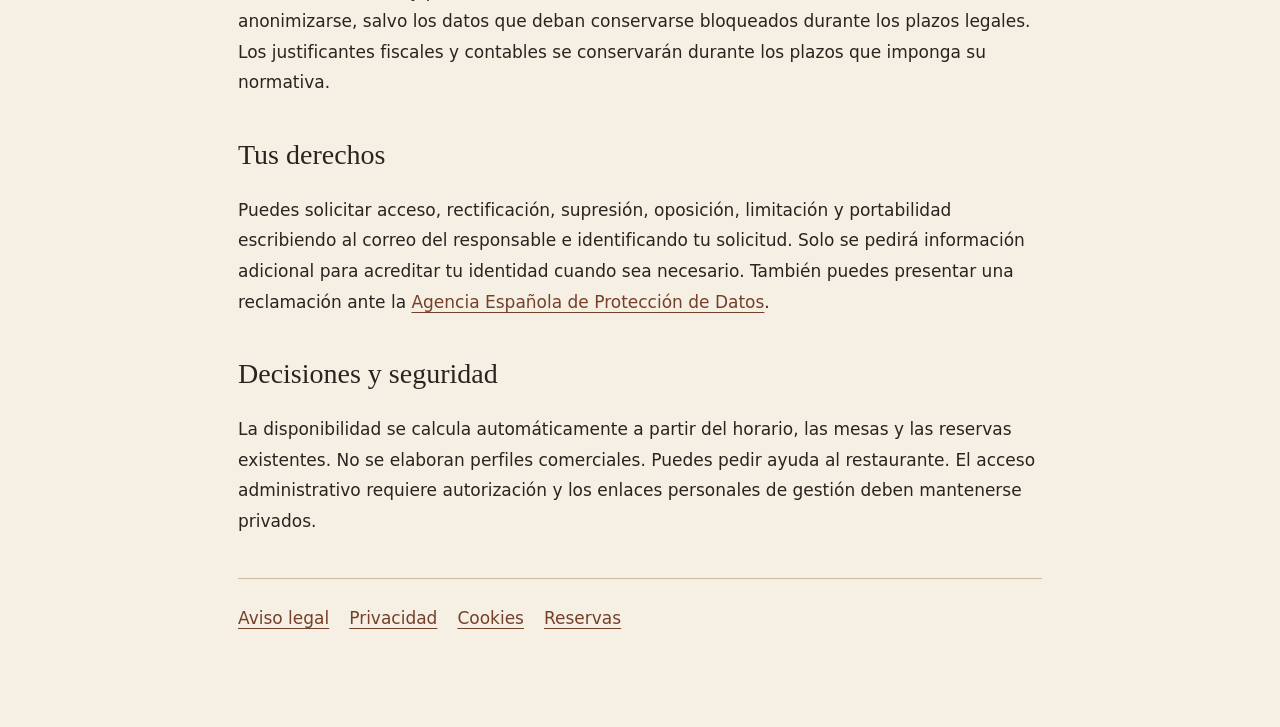
<file: privacidad.html>
<!doctype html><html lang="es"><head><meta charset="utf-8"><meta name="viewport" content="width=device-width,initial-scale=1"><meta name="referrer" content="strict-origin-when-cross-origin"><title>Política de privacidad · Restaurante El Amanecer</title><link rel="stylesheet" href="legal.css"></head><body><main><a href="index.html">← Restaurante El Amanecer</a><h1>Política de privacidad</h1><p class="updated">Actualizado: 19 de noviembre de 2026</p><h2>Responsable del tratamiento</h2><p>Jovita Mier Reyes · Restaurante El Amanecer<br>NIF: 79296251W<br>Calle Amaia, 2, bajo · 48940 Leioa, Bizkaia, España<br><a href="mailto:mierreyesjovita@gmail.com">mierreyesjovita@gmail.com</a> · <a href="tel:+34946095975">946 09 59 75</a></p><h2>Qué datos se tratan y para qué</h2><p>Al reservar se solicitan nombre, teléfono, correo electrónico, fecha, hora y número de personas para gestionar la mesa, los cambios, las cancelaciones y las comunicaciones relacionadas. La base jurídica es atender tu solicitud y ejecutar la reserva, conforme al artículo 6.1.b del RGPD. Los datos necesarios para obligaciones contables y fiscales se conservan sobre la base del artículo 6.1.c. Los registros técnicos de seguridad se tratan por el interés legítimo de proteger el servicio.</p><p>No se utilizan estos datos para publicidad ni se envían boletines comerciales. No introduzcas datos de salud, documentos de identidad ni números de tarjeta en el formulario. Para cuestiones alimentarias, contacta directamente con el restaurante.</p><h2>Cómo se tramita tu solicitud</h2><p>Si el formulario ofrece enviar una consulta por WhatsApp, el restaurante solo recibe el mensaje cuando tú lo envías desde ese servicio. Una reserva online queda confirmada cuando la web lo indica y se emite su confirmación. Los grupos que requieren anticipo deben completar el pago antes de la confirmación.</p><h2>Proveedores y destinatarios</h2><p>La web utiliza GitHub Pages para alojamiento y Cloudflare para dominio, DNS y protección. El sistema de reservas utiliza Supabase en la Unión Europea, Resend para avisos por correo y Stripe para procesar anticipos cuando estén habilitados. El restaurante no recibe ni almacena los números completos de tarjeta. Cada proveedor puede tratar datos técnicos conforme a su función y sus condiciones de protección de datos.</p><p>Los enlaces a WhatsApp y Google Maps solo abren esos servicios cuando los seleccionas. Su uso queda sujeto a sus propias políticas. Algunos proveedores pueden implicar transferencias internacionales; deben ampararse en las garantías aplicables del RGPD, como decisiones de adecuación o cláusulas contractuales tipo.</p><h2>Conservación</h2><p>Los datos de reservas se conservan mientras sean necesarios para prestar el servicio, atender incidencias y posibles reclamaciones. Finalizada esa necesidad deben eliminarse o anonimizarse, salvo los datos que deban conservarse bloqueados durante los plazos legales. Los justificantes fiscales y contables se conservarán durante los plazos que imponga su normativa.</p><h2>Tus derechos</h2><p>Puedes solicitar acceso, rectificación, supresión, oposición, limitación y portabilidad escribiendo al correo del responsable e identificando tu solicitud. Solo se pedirá información adicional para acreditar tu identidad cuando sea necesario. También puedes presentar una reclamación ante la <a href="https://www.aepd.es/">Agencia Española de Protección de Datos</a>.</p><h2>Decisiones y seguridad</h2><p>La disponibilidad se calcula automáticamente a partir del horario, las mesas y las reservas existentes. No se elaboran perfiles comerciales. Puedes pedir ayuda al restaurante. El acceso administrativo requiere autorización y los enlaces personales de gestión deben mantenerse privados.</p><nav aria-label="Información legal"><a href="aviso-legal.html">Aviso legal</a><a href="privacidad.html">Privacidad</a><a href="cookies.html">Cookies</a><a href="condiciones-reserva.html">Reservas</a></nav></main></body></html>
</file>
<file: legal.css>
html{color-scheme:light}*{box-sizing:border-box}body{margin:0;background:#f6f0e4;color:#29241f;font:17px/1.8 system-ui,sans-serif}main{max-width:860px;margin:0 auto;padding:52px 28px 80px}h1,h2{font-family:Georgia,serif;font-weight:400;line-height:1.2}h1{font-size:clamp(38px,7vw,58px);margin:40px 0 12px}h2{font-size:28px;margin-top:40px}a{color:#74402a;text-underline-offset:4px;overflow-wrap:anywhere}nav{display:flex;flex-wrap:wrap;gap:20px;border-top:1px solid #cbb99f;margin-top:42px;padding-top:24px}nav a{min-height:44px}.updated{font-size:14px;color:#716457}@media(max-width:450px){main{padding:28px 22px 60px}body{font-size:16px}}
</file>
<file: editor.css>
@font-face{font-family:Interface;src:url('images/interface.ttf')}@font-face{font-family:Editorial;src:url('images/editorial.ttf')}
:root{--bg:#f4f1e9;--ink:#253121;--muted:#737965;--line:#26341e22;--accent:#d3b68b}*{box-sizing:border-box}body{margin:0;background:var(--bg);color:var(--ink);font:14px/1.6 Interface,Arial,sans-serif}button,input,textarea,select{font:inherit}button,a,input,textarea,select{touch-action:manipulation}button,a{cursor:pointer}button{background:transparent;color:inherit;border:1px solid var(--line);border-radius:8px;padding:11px 16px;min-height:44px}button:hover{background:#e8e5da}a{color:inherit;text-underline-offset:4px}:focus-visible{outline:3px solid #9b622d;outline-offset:3px}button:disabled{opacity:.5;cursor:wait}h1,h2,h3,p{margin-top:0}h1,h2{font-family:Editorial,Georgia,serif;font-weight:400;line-height:1.13;letter-spacing:-.035em}h1{font-size:44px;margin-bottom:0}h2{font-size:36px}h3{font-size:17px}.eyebrow{font-size:10px;letter-spacing:1.6px;color:var(--muted)}.sidebar{position:fixed;inset:0 auto 0 0;width:248px;background:#171e13;color:#f2e9d7;padding:34px 24px;display:flex;flex-direction:column}.identity{display:flex;align-items:center;gap:12px;text-decoration:none}.identity>span{border:1px solid #bca276;border-radius:50%;width:39px;height:39px;text-align:center;font:30px Editorial}.identity b{font:19px Editorial}.identity small{font:8px Interface;letter-spacing:1.3px;display:block;margin-top:8px;color:#a4ab91}.sidebar nav{display:grid;gap:10px;margin-top:52px}.sidebar nav button{border:0;text-align:left;color:#aeb59f;padding:13px 16px}.sidebar nav button[aria-current=page]{background:#d3b68b;color:#1d2716}.sidebar nav button:hover{background:#303c26}.sidebar nav button[aria-current=page]:hover{background:#e4c99e}.view-site{margin-top:auto;padding-top:30px}.sidebar>p{font-size:11px;color:#a4ab91;margin:20px 0 0}main{margin-left:248px;max-width:1660px;padding:44px 5% 80px}header{display:flex;gap:24px;align-items:center;justify-content:space-between;margin-bottom:42px}.saved{font-size:12px;color:#527343;white-space:nowrap}.panel[hidden]{display:none}.stats{display:grid;grid-template-columns:repeat(4,1fr);gap:18px;margin-bottom:28px}.stat,.surface,.backup{background:#fffdf6;border:1px solid var(--line);border-radius:14px;padding:24px}.stat strong{display:block;font:38px Editorial;margin:8px 0}.stat span,.stat small{font-size:12px;color:var(--muted)}.welcome{display:grid;grid-template-columns:1.1fr 1fr;background:#e9e3d2;border-radius:18px;overflow:hidden}.welcome>div{padding:40px}.welcome h2{font-size:46px}.welcome p{max-width:400px;color:#626c55}.welcome img{width:100%;height:100%;object-fit:cover;min-height:320px}.primary{background:#2e4026;color:#fff7e6;border-color:#2e4026}.primary:hover{background:#425c36}.quick{display:grid;grid-template-columns:1fr 1fr;gap:20px;margin:24px 0}.quick button{text-align:left;background:#fffdf6;padding:25px;border-radius:14px}.quick b,.quick span{display:block}.quick span{color:var(--muted);font-size:13px;margin-top:8px}.backup a{display:block;margin-top:22px;font-size:12px}.toolbar{display:flex;gap:16px;align-items:end}.toolbar .search{flex:1;margin:0}.toolbar>select{width:190px}.toolbar>button{white-space:nowrap}.hint{font-size:12px;color:var(--muted);line-height:1.8;margin-top:16px}.menu-list{display:grid;gap:12px;margin-top:24px}.menu-row{display:grid;grid-template-columns:74px minmax(130px,1fr) 85px 90px auto;align-items:center;gap:20px;padding:16px;background:#fffdf6;border:1px solid var(--line);border-radius:13px}.menu-row.inactive{background:#e9e8e0}.menu-row img{width:74px;height:74px;object-fit:cover;border-radius:9px}.menu-row h3{font-size:16px;margin:0 0 3px;overflow-wrap:anywhere}.menu-row p{font-size:12px;color:var(--muted);margin:0}.row-actions{display:flex;gap:8px}.row-actions button{font-size:12px}.danger,.delete-dish{color:#a03c2e;border-color:#a03c2e44}.switch{border:0;padding:5px;display:grid;gap:4px;justify-items:center;min-height:60px;min-width:70px;font-size:10px}.switch-track{display:block;width:44px;height:26px;border-radius:20px;background:#b7b9ad;padding:3px;transition:background .2s}.switch-track:after{content:'';display:block;width:20px;height:20px;background:#fffdf6;border-radius:50%;box-shadow:0 1px 4px #0002;transition:transform .2s}.switch[aria-checked=true] .switch-track{background:#3e6131}.switch[aria-checked=true] .switch-track:after{transform:translateX(18px)}label{display:block;font-weight:500;margin-bottom:18px;font-size:13px}input,textarea,select{display:block;width:100%;padding:12px 14px;border:1px solid #26341e33;background:#fffdf7;color:var(--ink);border-radius:7px;margin-top:7px;min-height:46px}textarea{resize:vertical}.file-button{display:inline-flex;align-items:center;border:1px solid var(--line);padding:11px 16px;border-radius:8px;position:relative;overflow:hidden;cursor:pointer;min-height:44px;margin:0}.file-button input{position:absolute;inset:0;opacity:0;cursor:pointer;width:100%;margin:0}.fields{display:grid;grid-template-columns:1fr 1fr;gap:20px}.fields label{background:#fffdf6;border:1px solid var(--line);padding:22px;border-radius:12px;margin:0}.fields textarea{min-height:120px}.surface{margin:24px 0}.roots-preview{display:block;width:180px;height:180px;object-fit:cover;border-radius:12px;margin-bottom:18px}.surface label:last-child{max-width:400px;margin-top:24px}.record-list{display:grid;gap:14px;margin-top:25px}.record{padding:24px;background:#fffdf6;border:1px solid var(--line);border-radius:14px;display:flex;justify-content:space-between;gap:24px;align-items:center}.record h3{margin-bottom:6px}.record p{margin:0;color:var(--muted);font-size:13px;white-space:pre-line}.record select{width:165px;font-size:13px}.badge{font-size:10px;letter-spacing:.8px;text-transform:uppercase;color:#927347}.pair{display:grid;grid-template-columns:1fr 1fr;gap:18px}dialog{border:1px solid var(--line);border-radius:18px;background:var(--bg);color:var(--ink);padding:30px;width:min(850px,calc(100% - 32px));max-height:calc(100dvh - 32px);overflow:auto}dialog::backdrop{background:#0c130bc7;backdrop-filter:blur(8px)}.dialog-head{display:flex;align-items:start;justify-content:space-between;gap:20px;margin-bottom:24px}.dialog-head h2{margin:0}.close{padding:0;width:44px;font-size:25px;flex:none}.dish-editor-grid{display:grid;grid-template-columns:.85fr 1.15fr;gap:30px}#dish-preview{width:100%;aspect-ratio:1;object-fit:cover;border-radius:12px;margin-bottom:16px}.check{display:flex;align-items:center;gap:10px}.check input{width:22px;height:22px;min-height:22px;margin:0;accent-color:#3e6131}.dialog-actions{display:flex;justify-content:end;gap:12px;border-top:1px solid var(--line);padding-top:24px;margin-top:20px}#confirm-delete,#record-editor{max-width:520px}#editor-toast{position:fixed;bottom:24px;left:50%;transform:translateX(-50%);background:#25371d;color:#fff4df;padding:14px 24px;border-radius:12px;max-width:calc(100% - 32px);box-shadow:0 10px 40px #0002;z-index:50}#editor-toast:empty{display:none}
@media(max-width:1100px){.sidebar{width:210px;padding-inline:18px}main{margin-left:210px;padding-inline:28px}.menu-row{grid-template-columns:60px 1fr 70px 75px;gap:12px}.menu-row img{width:60px;height:60px}.row-actions{grid-column:2/-1}.welcome>div{padding:28px}.stats{gap:12px}.stat{padding:16px}.fields{gap:14px}}
@media(max-width:760px){body{font-size:15px}.sidebar{position:relative;width:100%;padding:22px 5%;display:block}.sidebar nav{display:flex;gap:8px;overflow:auto;margin-top:22px;padding-bottom:4px}.sidebar nav button{flex:none;font-size:13px;min-height:46px;padding:11px 15px}.sidebar>p{font-size:11px;margin-top:15px}.view-site{position:absolute;right:5%;top:26px;margin:0;padding:0;font-size:12px}.identity b{font-size:17px}.identity small{font-size:7px}.identity>span{width:32px;height:32px;font-size:25px}.sidebar .identity{max-width:70%}main{margin:0;padding:28px 5% 60px}header{display:block;margin-bottom:26px}h1{font-size:36px}.saved{display:inline-block;margin-top:16px}.stats{grid-template-columns:1fr 1fr;gap:12px}.stat strong{font-size:33px}.welcome{grid-template-columns:1fr}.welcome>div{padding:28px}.welcome h2{font-size:39px}.welcome img{max-height:240px;min-height:0}.quick,.fields{grid-template-columns:1fr}.toolbar{display:grid;grid-template-columns:1fr 1fr;gap:12px}.toolbar .search{grid-column:1/-1}.toolbar>select{width:100%;margin:0;font-size:13px}.toolbar>button{font-size:13px;padding-inline:12px}.menu-row{grid-template-columns:58px 1fr 65px;gap:12px;padding:14px}.menu-row>strong{grid-column:2;grid-row:2}.menu-row>.switch{grid-column:3;grid-row:1/3}.row-actions{grid-column:1/-1;justify-content:stretch}.row-actions button{flex:1;min-height:44px;font-size:13px}.menu-row h3{font-size:16px}.menu-row img{grid-row:1/3}.record{display:block;padding:20px}.record select{width:100%;margin-top:18px}.fields label{padding:18px}input,textarea,select{font-size:16px}.dish-editor-grid{grid-template-columns:1fr;gap:20px}#dish-preview{max-height:230px;aspect-ratio:1.3}dialog{padding:22px;border-radius:14px}.dialog-head h2{font-size:30px}.pair{grid-template-columns:1fr;gap:0}.dialog-actions button{flex:1;font-size:13px}.backup button,.backup .file-button{margin-bottom:10px}.section-heading h2{font-size:34px}.surface{padding:20px}}
@media(prefers-reduced-motion:reduce){*,*::before,*::after{transition:none!important;scroll-behavior:auto!important}}
</file>
<file: editor-amanecer.css>
:root{--bg:#f5ecdc;--ink:#4c2d19;--muted:#8d7353;--line:#6d45222b;--accent:#dcaa59}.sidebar{background:#1b100b;color:#f4dfbb}.identity-logo{object-fit:cover;border-radius:50%;border:1px solid #cc933e;width:44px;height:44px;flex:none}.identity small{color:#c8a36a}.sidebar nav button{color:#c3aa88}.sidebar nav button[aria-current=page]{background:#e0b167;color:#432512}.sidebar nav button:hover{background:#4c2b1a}.sidebar nav button[aria-current=page]:hover{background:#f0c786}.sidebar>p{color:#a68b68}.primary{background:#793d23;border-color:#793d23;color:#fff1d7}.primary:hover{background:#98512d}.welcome{background:#ead7ba}.welcome p{color:#98764e}.welcome img{object-fit:cover}.saved{color:#8c622c}.switch[aria-checked=true] .switch-track{background:#a75c30}.stat,.surface,.backup,.quick button,.fields label,.menu-row,.record{background:#fffbf2;border-color:#a57a3d2b}.menu-row.inactive{background:#e8decb}.file-button{color:#714825}.danger,.delete-dish{color:#a13726}.section-heading h2{color:#6d3e20}.close{color:#6d3e20}input,textarea,select{background:#fff9ed;border-color:#aa854e4d;color:#5c3a1e}.hint{color:#997b55}.roots-preview{border:1px solid #b28b5433}.backup a{color:#875728}.record a{color:#985627;text-underline-offset:4px}#editor-toast{background:#6d351e;color:#f9e3bc}
@media(max-width:760px){.identity-logo{width:38px;height:38px}.identity b{font-size:19px}.identity small{font-size:7px}.sidebar .identity{max-width:72%}.view-site{font-size:12px;top:28px}.sidebar{padding-top:22px}.sidebar nav{margin-top:24px}}
.local-demo-notice{background:#f1dfbb;border:1px solid #b38c4d77;border-left:4px solid #9a5a2e;padding:18px 24px;margin:0 0 30px;border-radius:5px}.local-demo-notice strong{font-size:15px}.local-demo-notice p{margin:8px 0 0;font-size:13px;line-height:1.8;color:#795836}.publish-instructions{margin-top:24px;padding-top:24px;border-top:1px solid #b38c4d55}.publish-instructions h3{margin:0 0 12px}.publish-instructions p{max-width:800px}.publish-instructions a{text-decoration:underline;color:#7b401f}.publish-instructions code{overflow-wrap:anywhere}.backup #export-catalog{background:#793d23;color:#fff1d7}.local-demo-notice{padding:18px 24px}@media(max-width:760px){.local-demo-notice{padding:18px;margin-bottom:24px}.local-demo-notice p{font-size:12px}.publish-instructions p{font-size:13px}}

.media-manager{margin-top:32px;padding:26px}.media-manager-grid{display:grid;grid-template-columns:repeat(2,minmax(0,1fr));gap:22px;margin:22px 0}.media-manager fieldset{min-width:0;border:1px solid #dac8b3;border-radius:8px;padding:18px}.media-manager legend{font-size:16px;font-weight:700;padding:0 8px}.media-manager img,.media-manager video{display:block;width:100%;height:190px;object-fit:contain;background:#1d1510;border-radius:5px;margin-bottom:15px}.media-manager label{display:block;margin:14px 0}.media-manager input:not([type=checkbox]){box-sizing:border-box;width:100%;max-width:100%}.media-manager .check{display:flex;gap:10px;align-items:center}.media-manager .file-button{display:inline-block}.media-manager .file-button input{display:none}@media(max-width:760px){.media-manager{padding:18px}.media-manager-grid{grid-template-columns:1fr}}

.booking-actions{display:flex;flex-wrap:wrap;gap:10px;align-items:center;max-width:100%}.booking-actions button{min-height:44px;white-space:normal}.record{gap:20px;flex-wrap:wrap}.record p{overflow-wrap:anywhere}
</file>
<file: connection.css>
.connection-login{width:min(92vw,480px);padding:28px;background:#241a14;color:#f5e6d0;border:1px solid #bc9a69;border-radius:12px}.connection-login::backdrop{background:#000e}.connection-login label{display:block;margin:18px 0}.connection-login label[hidden]{display:none}.connection-login input{display:block;padding:12px;width:100%;margin-top:8px;background:#17110e;color:#fff;border:1px solid #bc9a69}.connection-login button{padding:12px;min-height:44px;cursor:pointer}.connection-login [role=status]{line-height:1.5}.connection-login button:focus-visible,.connection-login input:focus-visible{outline:2px solid #ffe0aa;outline-offset:3px}
</file>
<file: daily-menu.css>
:root{--daily-paper:#f4eadb;--daily-ink:#38271e;--daily-rule:#c49d6866;--daily-accent:#713422}
[hidden]{display:none!important}
.drink-formats{display:block;font:400 13px/1.5 Interface,Arial,sans-serif;color:inherit;margin-top:6px}
.daily-menu{background:var(--daily-paper);color:var(--daily-ink)}
.daily-menu .section-head{margin-bottom:32px}.daily-menu .section-head p{color:var(--daily-ink)}
.daily-menu h2{color:var(--daily-ink)}#daily-date{font-size:15px;margin:16px 0 0;text-transform:capitalize}#daily-price{font-size:24px}
.daily-products{display:grid;grid-template-columns:repeat(2,minmax(0,1fr));gap:24px 32px}
.daily-products article{display:flex;align-items:center;gap:20px;border-top:1px solid var(--daily-rule);padding:24px 0;min-width:0}
.daily-products img{width:120px;height:90px;object-fit:cover;border-radius:3px;flex:none}.daily-products h3{font-size:28px;margin:0 0 8px}.daily-products p{font-size:15px;line-height:1.5;margin:0}
.daily-choices{display:grid;grid-template-columns:repeat(2,minmax(0,1fr));gap:8px;margin:20px 0}.daily-choices label{display:flex!important;align-items:center;gap:12px;min-height:48px;padding:12px;border:1px solid var(--daily-rule);border-radius:4px;margin:0!important}.daily-choices input[type=checkbox],#daily-form>label>input[type=checkbox]{width:20px;min-height:20px;height:20px;flex:none;margin:0}.daily-choices label:has(input:checked){background:var(--daily-paper);color:var(--daily-ink);border-color:var(--daily-accent)}#daily-form>label{display:block;margin:20px 0}#daily-form input:not([type=checkbox]),#daily-form textarea{width:100%;min-height:44px;font:inherit;padding:12px}.kitchen-hours,.booking-policy-summary{font-size:15px;line-height:1.7}.booking-policy-summary{padding-bottom:20px;border-bottom:1px solid var(--daily-rule);color:var(--daily-ink)}
@media(max-width:760px){.daily-products,.daily-choices{grid-template-columns:minmax(0,1fr)}.daily-products article{gap:16px}.daily-products img{width:96px;height:80px}.daily-products h3{font-size:25px}.daily-products p{font-size:14px}.daily-menu .section-head{display:block}.kitchen-hours{margin-top:24px}}
@media(prefers-reduced-motion:reduce){.daily-products *{transition:none}}
</file>
<file: gestion-reserva.css>
:root{color-scheme:dark;font-family:Arial,sans-serif;background:#17110e;color:#f5e6d0}*{box-sizing:border-box}body{margin:0;padding:28px 18px}main{max-width:580px;margin:40px auto;padding:28px;border:1px solid #b58d5655;border-radius:14px;background:#241a14}h1{font:44px Georgia,serif}p{line-height:1.6}a{color:#efc58a}label{display:block;margin:18px 0}input,select,button{font:inherit;padding:14px;border-radius:6px;border:1px solid #bc9a69;background:#17110e;color:inherit}input,select{display:block;width:100%;margin-top:8px}button{cursor:pointer;min-height:46px}button:disabled{opacity:.5;cursor:wait}#manage-cancel{margin-top:28px;border-color:#dc9688}a:focus-visible,button:focus-visible,input:focus-visible,select:focus-visible{outline:2px solid #ffe0aa;outline-offset:4px}.connection-login{width:min(92vw,480px);padding:28px;background:#241a14;color:#f5e6d0;border:1px solid #bc9a69;border-radius:12px}.connection-login::backdrop{background:#000d}.connection-login label{display:block;margin:18px 0}.connection-login input{display:block;padding:12px;width:100%;margin-top:8px}.connection-login button{padding:12px;min-height:44px}
</file>
